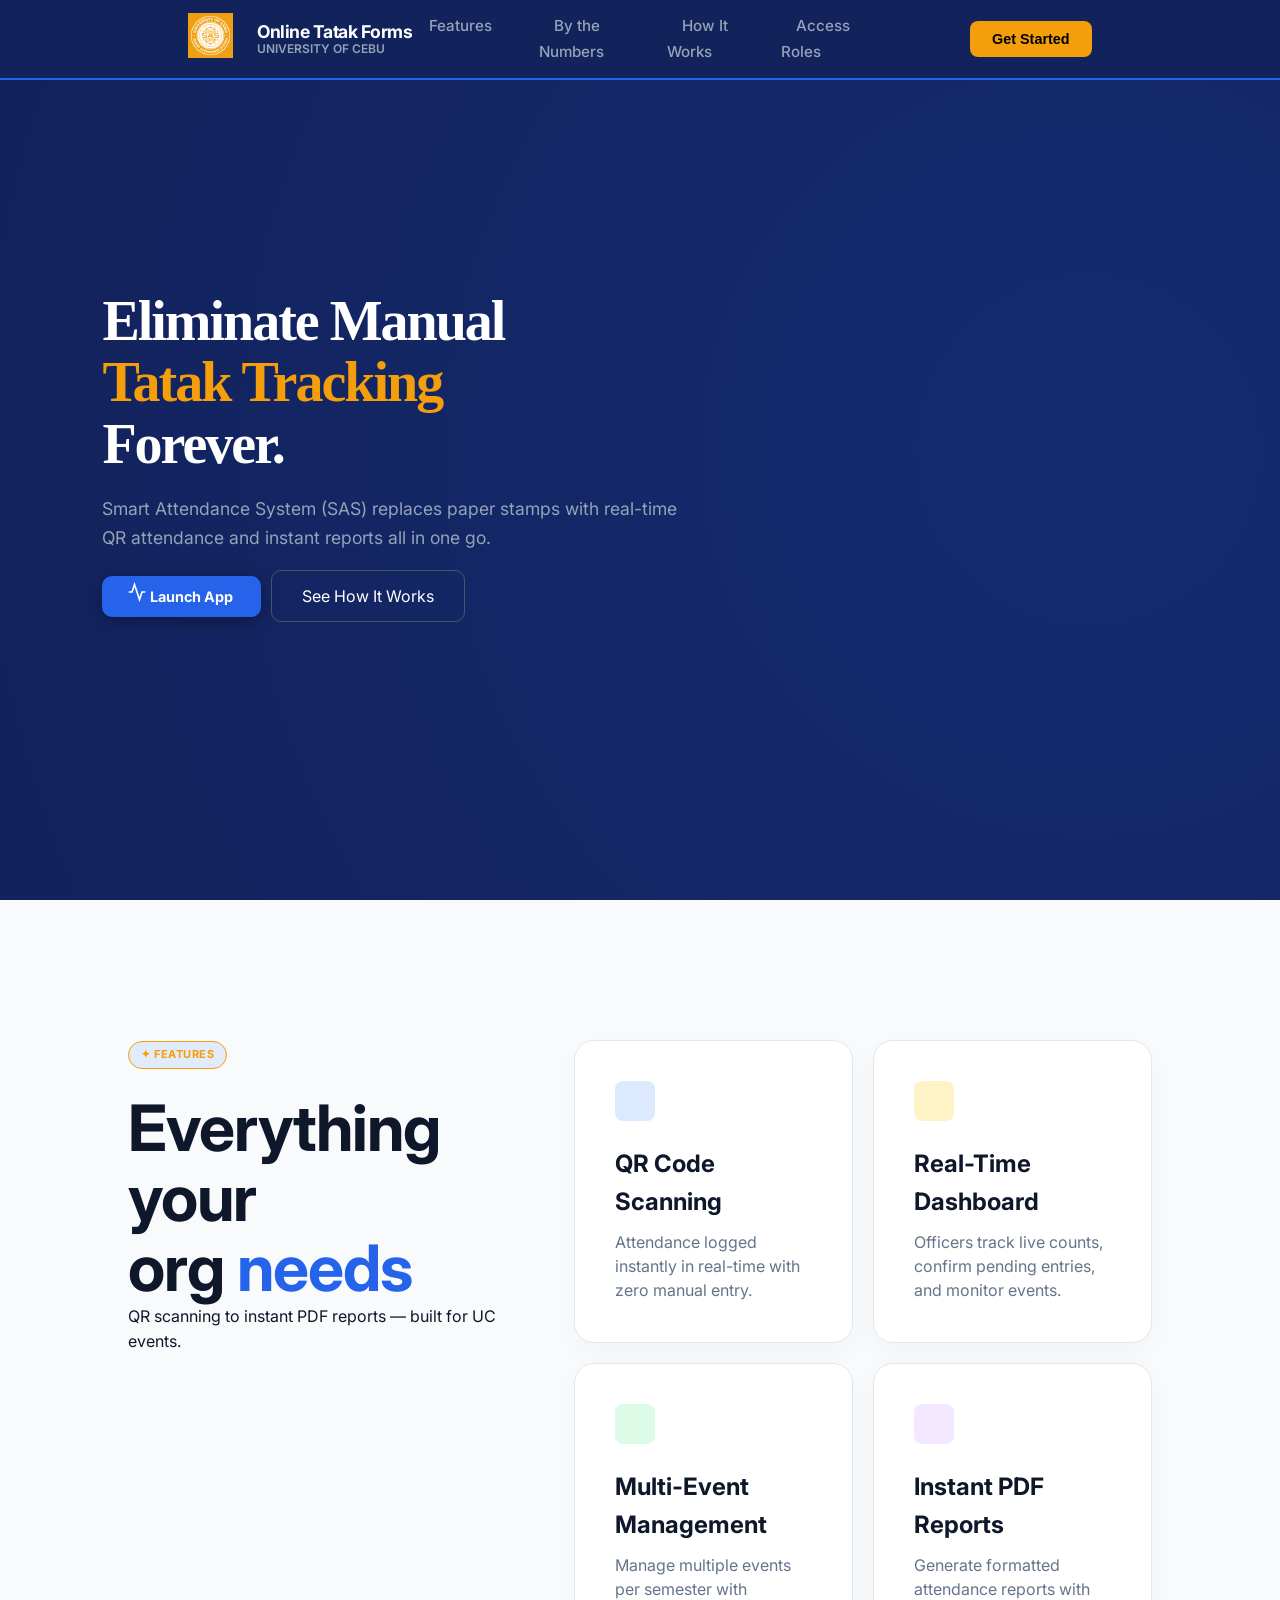
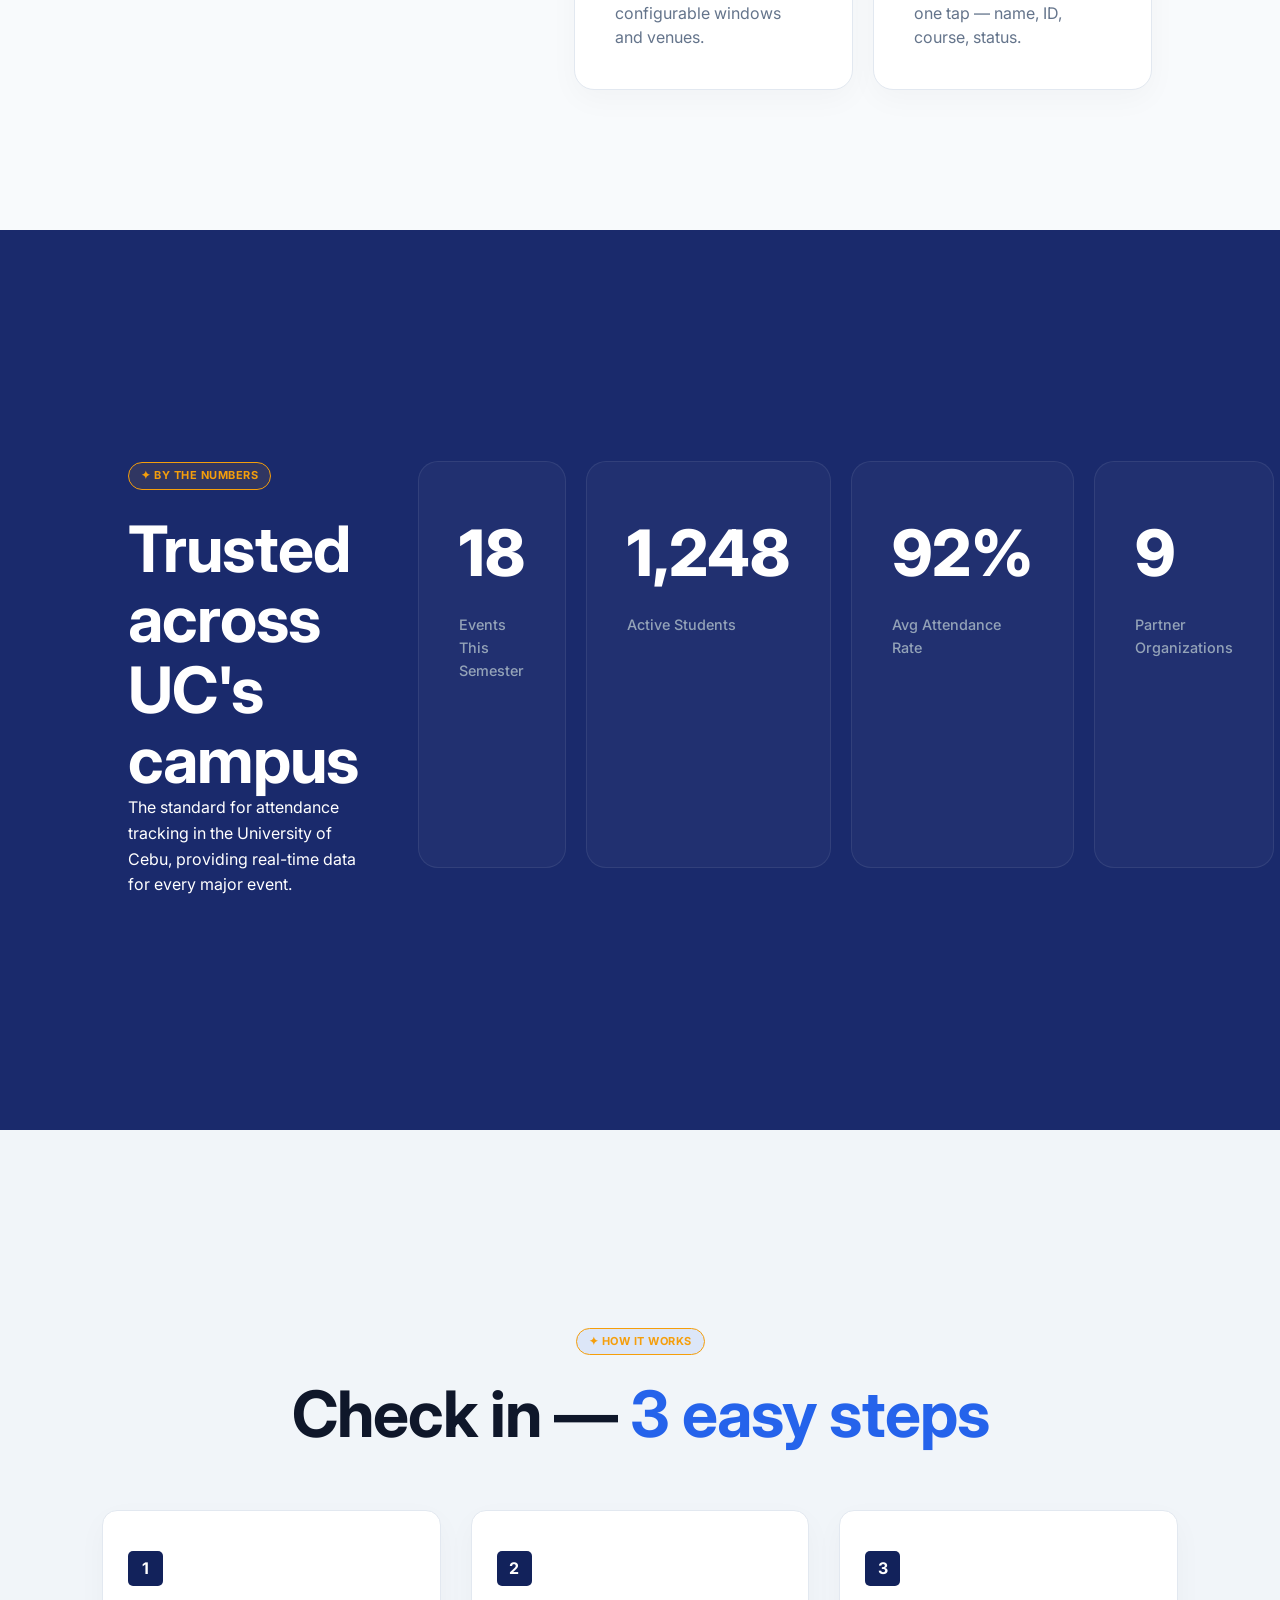
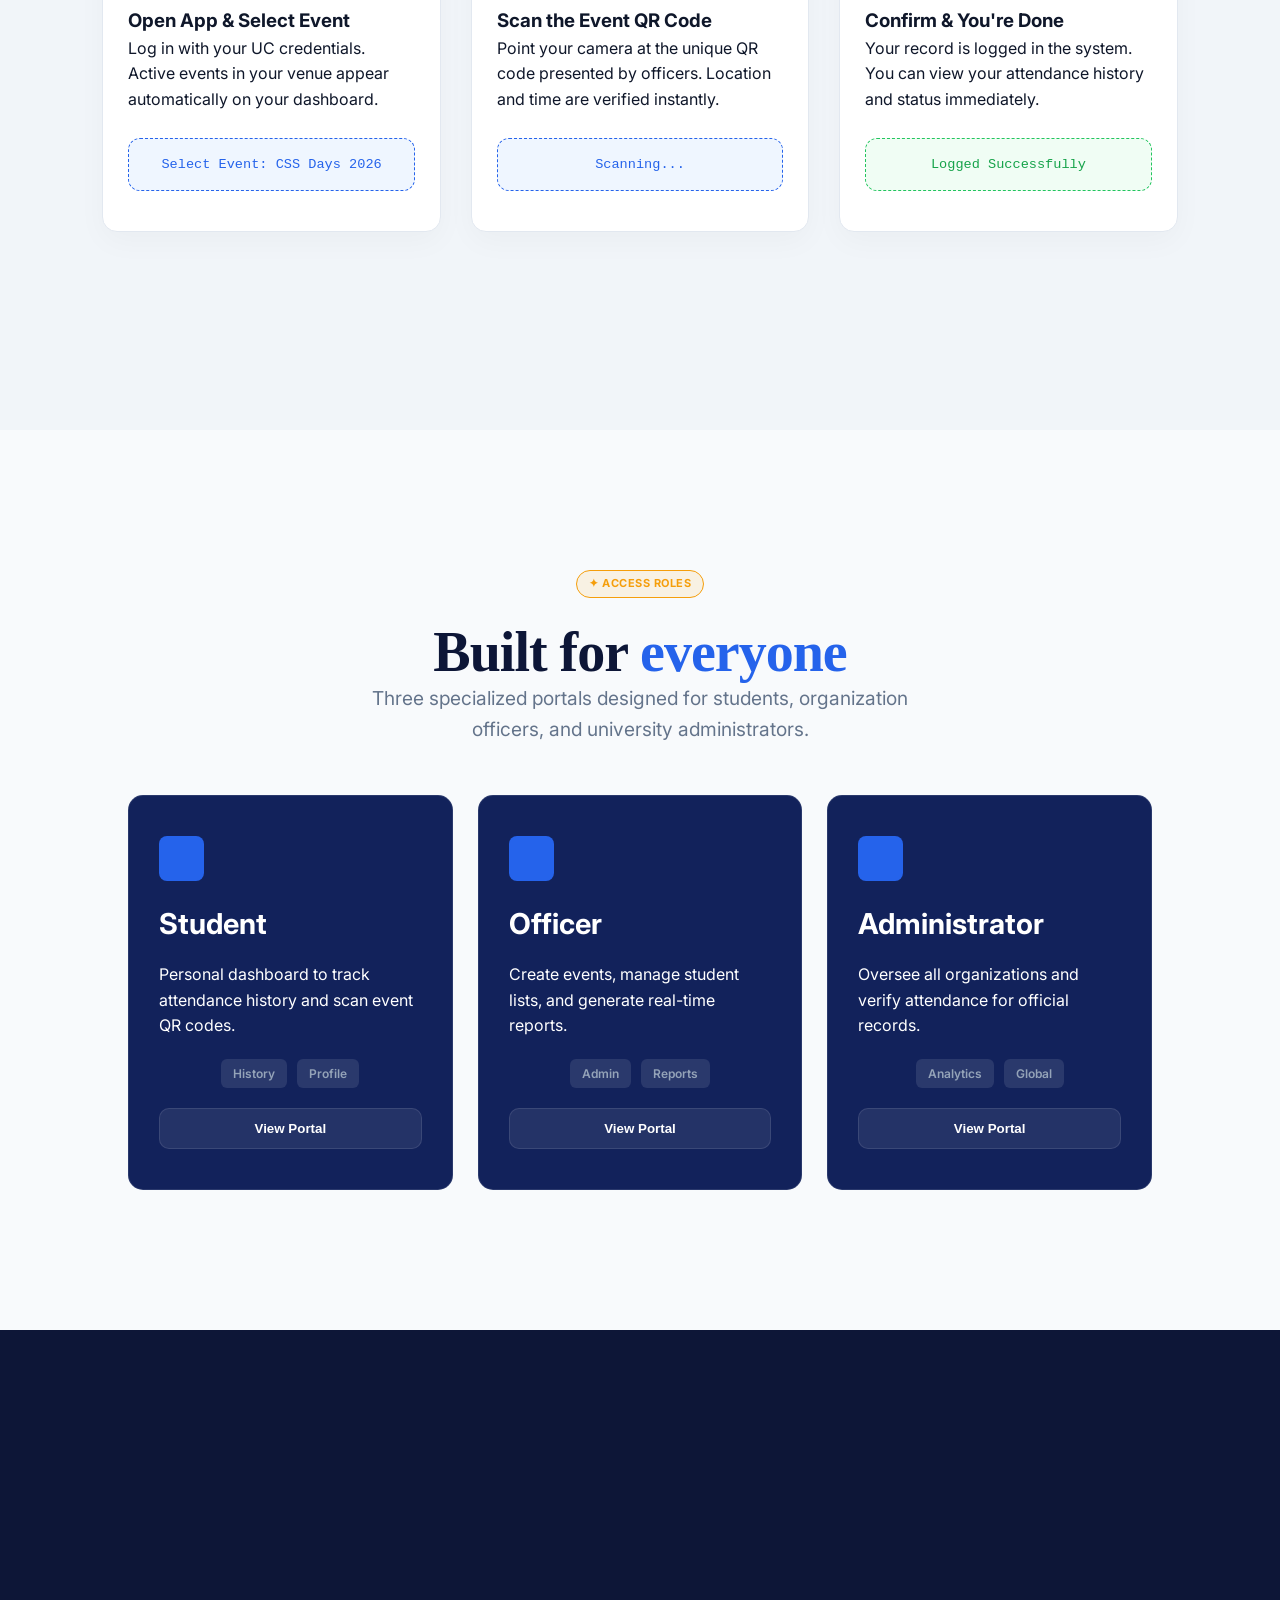
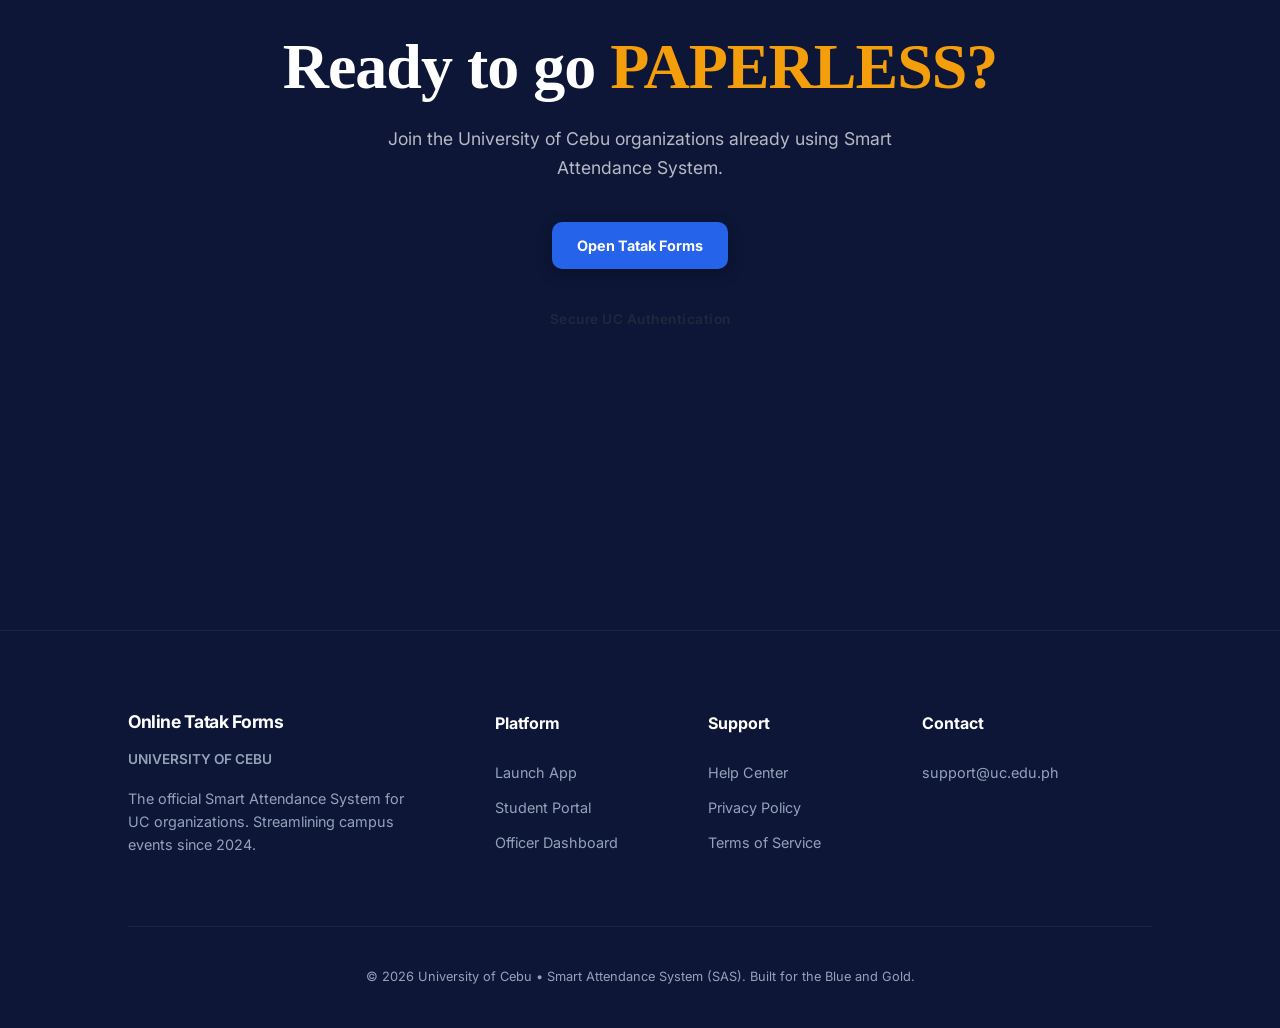
<file: index.html>
<!DOCTYPE html>
<html lang="en">
<head>
    <meta charset="UTF-8">
    <meta name="viewport" content="width=device-width, initial-scale=1.0">
    <title>Online Tatak Forms | University of Cebu</title>
    <link rel="stylesheet" href="style.css">
    <link href="https://fonts.googleapis.com/css2?family=Inter:wght@400;600;700;800&display=swap" rel="stylesheet">
</head>
<body>

    <nav class="navbar">    
        <div class="nav-container">
            <div class="logo">
                <div class="logo-icon">
                    <img src="655609284_1426759675272887_2726655014418430573_n.png">
                </div>
                <div class="logo-text">
                    <strong>Online Tatak Forms</strong>
                    <span>University of Cebu</span>
                </div>
            </div>

            <ul class="nav-links">
                <li><a href="#features">Features</a></li>
                <li><a href="#numbers">By the Numbers</a></li>
                <li><a href="#how-it-works">How It Works</a></li>
                <li><a href="#roles">Access Roles</a></li>
            </ul>

            <div class="nav-actions">
                <button class="btn-get-started" onclick="location.href='login.html'">Get Started</button>
            </div>
        </div>
    </nav>

    <section class="hero reveal">
        <div class="hero-content">
            <h1>Eliminate Manual <br><span class="highlight">Tatak Tracking</span> <br>Forever.</h1>
            <p class="description">Smart Attendance System (SAS) replaces paper stamps with real-time QR attendance and instant reports all in one go.</p>
            <div class="hero-btns">
                <a href="login.html" class="btn-primary">
                    <svg width="20" height="20" viewBox="0 0 24 24" fill="none" stroke="currentColor" stroke-width="2"><path d="M22 12h-4l-3 9L9 3l-3 9H2"/></svg>
                    Launch App
                </a>
                <a href="#how-it-works" class="btn-outline">See How It Works</a>
            </div>
        </div>
    </section>

    <section id="features" class="features-section reveal">
        <div class="section-layout">
            <div class="feature-intro">
                <span class="pill-badge">✦ FEATURES</span>
                <h2>Everything your <br>org <span class="text-blue">needs</span></h2>
                <p>QR scanning to instant PDF reports — built for UC events.</p>
            </div>
            <div class="feature-grid">
                <div class="feature-card">
                    <div class="icon-box blue-bg"><i class="fas fa-qrcode"></i></div>
                    <h3>QR Code Scanning</h3>
                    <p>Attendance logged instantly in real-time with zero manual entry.</p>
                </div>
                <div class="feature-card">
                    <div class="icon-box gold-bg"><i class="fas fa-chart-line"></i></div>
                    <h3>Real-Time Dashboard</h3>
                    <p>Officers track live counts, confirm pending entries, and monitor events.</p>
                </div>
                <div class="feature-card">
                    <div class="icon-box green-bg"><i class="fas fa-calendar-alt"></i></div>
                    <h3>Multi-Event Management</h3>
                    <p>Manage multiple events per semester with configurable windows and venues.</p>
                </div>
                <div class="feature-card">
                    <div class="icon-box purple-bg"><i class="fas fa-file-pdf"></i></div>
                    <h3>Instant PDF Reports</h3>
                    <p>Generate formatted attendance reports with one tap — name, ID, course, status.</p>
                </div>
            </div>
        </div>
    </section>

    <section id="numbers" class="stats-section reveal">
        <div class="section-layout">
            <div class="stats-intro">
                <span class="pill-badge gold">✦ BY THE NUMBERS</span>
                <h2>Trusted across <br>UC's campus</h2>
                <p>The standard for attendance tracking in the University of Cebu, providing real-time data for every major event.</p>
            </div>
            <div class="stats-grid">
                <div class="stat-item">
                    <span class="stat-num">18</span>
                    <p class="stat-label">Events This Semester</p>
                </div>
                <div class="stat-item">
                    <span class="stat-num">1,248</span>
                    <p class="stat-label">Active Students</p>
                </div>
                <div class="stat-item">
                    <span class="stat-num">92%</span>
                    <p class="stat-label">Avg Attendance Rate</p>
                </div>
                <div class="stat-item">
                    <span class="stat-num">9</span>
                    <p class="stat-label">Partner Organizations</p>
                </div>
            </div>
        </div>
    </section>

    <section id="how-it-works" class="how-it-works reveal">
        <div class="content-wrapper">
            <span class="pill-badge">✦ HOW IT WORKS</span>
            <h2 class="centered-h2">Check in — <span class="text-blue">3 easy steps</span></h2>
            
            <div class="steps-grid">
                <div class="step-card reveal">
                    <div class="step-header">
                        <span class="step-num">1</span>
                    </div>
                    <h3>Open App & Select Event</h3>
                    <p>Log in with your UC credentials. Active events in your venue appear automatically on your dashboard.</p>
                    <div class="step-mockup">Select Event: CSS Days 2026</div>
                </div>

                <div class="step-card reveal">
                    <div class="step-header">
                        <span class="step-num">2</span>
                    </div>
                    <h3>Scan the Event QR Code</h3>
                    <p>Point your camera at the unique QR code presented by officers. Location and time are verified instantly.</p>
                    <div class="step-mockup qr-mockup"><i class="fas fa-qrcode"></i> Scanning...</div>
                </div>

                <div class="step-card reveal">
                    <div class="step-header">
                        <span class="step-num">3</span>
                    </div>
                    <h3>Confirm & You're Done</h3>
                    <p>Your record is logged in the system. You can view your attendance history and status immediately.</p>
                    <div class="step-mockup success-mockup"><i class="fas fa-check-circle"></i> Logged Successfully</div>
                </div>
            </div>
        </div>
    </section>

    <section id="roles" class="roles-section">
        <div class="content-wrapper reveal">
            <span class="pill-badge gold">✦ ACCESS ROLES</span>
            <h2 class="title-built">Built for <span>everyone</span></h2>
            <p class="description" style="margin: 0 auto 50px;">Three specialized portals designed for students, organization officers, and university administrators.</p>
            
            <div class="roles-grid">
                <div class="role-card reveal">
                    <div class="role-icon"><i class="fas fa-user-graduate"></i></div>
                    <h3>Student</h3>
                    <p>Personal dashboard to track attendance history and scan event QR codes.</p>
                    <div class="role-pills">
                        <span>History</span>
                        <span>Profile</span>
                    </div>
                    <button class="btn-role">View Portal</button>
                </div>

                <div class="role-card reveal">
                    <div class="role-icon"><i class="fas fa-user-shield"></i></div>
                    <h3>Officer</h3>
                    <p>Create events, manage student lists, and generate real-time reports.</p>
                    <div class="role-pills">
                        <span>Admin</span>
                        <span>Reports</span>
                    </div>
                    <button class="btn-role">View Portal</button>
                </div>

                <div class="role-card reveal">
                    <div class="role-icon"><i class="fas fa-university"></i></div>
                    <h3>Administrator</h3>
                    <p>Oversee all organizations and verify attendance for official records.</p>
                    <div class="role-pills">
                        <span>Analytics</span>
                        <span>Global</span>
                    </div>
                    <button class="btn-role">View Portal</button>
                </div>
            </div>
        </div>
    </section>

    <section class="final-cta">
        <div class="cta-content reveal">
            <h2><span class="text-white">Ready to go </span><span class="text-gold">paperless?</span></h2>
            <p>Join the University of Cebu organizations already using Smart Attendance System.</p>
            <div class="cta-actions">
                <a href="login.html" class="btn-primary">Open Tatak Forms</a>
                <span class="secure-tag"><i class="fas fa-shield-alt"></i> Secure UC Authentication</span>
            </div>
        </div>
    </section>

    <footer class="site-footer">
    <div class="footer-container">
        <div class="footer-brand">
            <div class="logo">
                <div class="logo-text">
                    <strong style="color: white;">Online Tatak Forms</strong><br>
                    <span style="font-size: 0.85rem;">University of Cebu</span>
                </div>
            </div>
            <p class="footer-desc">The official Smart Attendance System for UC organizations. Streamlining campus events since 2024.</p>
        </div>

        <div class="footer-links">
            <h4>Platform</h4>
            <a href="#">Launch App</a>
            <a href="#">Student Portal</a>
            <a href="#">Officer Dashboard</a>
        </div>

        <div class="footer-links">
            <h4>Support</h4>
            <a href="#">Help Center</a>
            <a href="#">Privacy Policy</a>
            <a href="#">Terms of Service</a>
        </div>

        <div class="footer-links">
            <h4>Contact</h4>
            <a href="mailto:support@uc.edu.ph">support@uc.edu.ph</a>
            <div class="social-icons">
                <i class="fab fa-facebook"></i>
                <i class="fab fa-github"></i>
            </div>
        </div>
    </div>
    
    <div class="footer-bottom">
        <p>&copy; 2026 University of Cebu • Smart Attendance System (SAS). Built for the Blue and Gold.</p>
    </div>
</footer>

    <script src="script.js"></script>
</body>
</file>
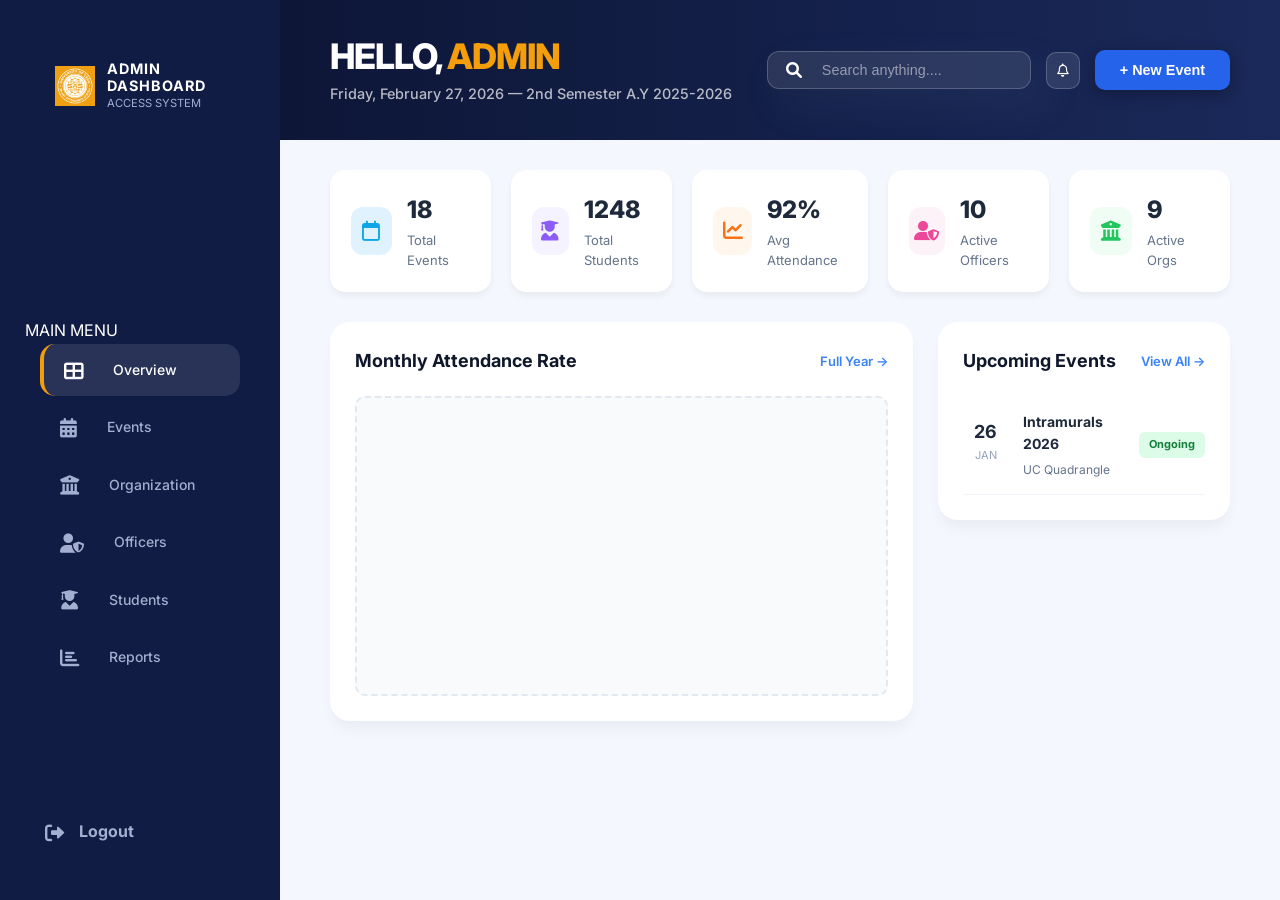
<file: admin-dashboard.html>
<!DOCTYPE html>
<html lang="en">
<head>
    <meta charset="UTF-8">
    <meta name="viewport" content="width=device-width, initial-scale=1.0">
    <title>Admin Dashboard | UC Online Tatak Forms</title>
    <link rel="stylesheet" href="style.css">
    <link href="https://fonts.googleapis.com/css2?family=Inter:wght@400;500;600;700;800&display=swap" rel="stylesheet">
    <link rel="stylesheet" href="https://cdnjs.cloudflare.com/ajax/libs/font-awesome/6.0.0/css/all.min.css">
</head>
<body class="dashboard-body">

    <div class="dashboard-wrapper">
        <aside class="sidebar">
            <div class="sidebar-header">
                <img src="655609284_1426759675272887_2726655014418430573_n.png"" alt="UC-SAS-Logo" class="side-logo">
                <div class="side-title">
                    <strong>ADMIN DASHBOARD</strong>
                    <span>ACCESS SYSTEM</span>
                </div>
            </div>

            <nav class="side-nav">
                <p class="nav-label">MAIN MENU</p>
                <a href="#" class="nav-item active" onclick="showSection('overview', this)">
                    <i class="fas fa-th-large"></i> Overview
                </a>
                <a href="#" class="nav-item" onclick="showSection('events', this)">
                    <i class="fas fa-calendar-alt"></i> Events
                </a>
                <a href="#" class="nav-item" onclick="showSection('organization', this)">
                    <i class="fas fa-university"></i> Organization
                </a>
                <a href="#" class="nav-item" onclick="showSection('officers', this)">
                    <i class="fas fa-user-shield"></i> Officers
                </a>
                <a href="#" class="nav-item" onclick="showSection('students', this)">
                    <i class="fas fa-user-graduate"></i> Students
                </a>
                <a href="#" class="nav-item" onclick="showSection('reports', this)">
                    <i class="fas fa-chart-bar"></i> Reports
                </a>
            </nav>

            <div class="sidebar-footer">
                <a href="login.html" class="logout-link">
                    <i class="fas fa-sign-out-alt"></i> Logout
                </a>
            </div>
        </aside>

        <main class="main-content">
            <header class="dashboard-header">
                <div class="header-welcome">
                    <h1 id="main-title">HELLO, <span class="text-gold">ADMIN</span></h1>
                    <p id="sub-title">Friday, February 27, 2026 — 2nd Semester A.Y 2025-2026</p>
                </div>
                <div class="header-controls">
                    <div class="search-box">
                        <i class="fas fa-search"></i>
                        <input type="text" id="search-input" placeholder="Search anything....">
                    </div>
                    <button class="icon-btn"><i class="far fa-bell"></i></button>
                    <button class="btn-primary" id="action-btn">+ New Event</button>
                </div>
            </header>

            <div id="dynamic-content">
                </div>
        </main>
    </div>
    <div id="logoutModal" class="modal-overlay" style="display: none;">
        <div class="modal-content">
            <div class="logout-icon-container">
                <i class="fas fa-sign-out-alt"></i>
            </div>
            <h2>Confirm Logout</h2>
            <p>You are about to sign out the<br><strong>UC Admin Access System</strong>.</p>
            <div class="modal-actions">
                <button id="stayLoggedIn" class="btn-secondary">Stay Logged In</button>
                <button id="confirmLogout" class="btn-danger">Yes, Logout</button>
            </div>
        </div>
    </div>
    <div id="addOfficerModal" class="modal-overlay" style="display: none;">
        <div class="modal-content add-form-modal">
            <div class="modal-header-dark">
                <h3>Add Officer</h3>
                <p>Fill in the details below.</p>
                <div class="avatar-upload-placeholder"></div>
            </div>
            <form id="officerForm" class="modal-body">
                <div class="form-row">
                    <div class="form-group">
                        <label>FIRST NAME</label>
                        <input type="text" id="offFirstName" placeholder="Enter first name" required>
                    </div>
                    <div class="form-group">
                        <label>LAST NAME</label>
                        <input type="text" id="offLastName" placeholder="Enter last name" required>
                    </div>
                </div>
                <div class="form-group">
                    <label>POSITION</label>
                    <input type="text" id="offPosition" placeholder="e.g. President" required>
                </div>
                <div class="form-group">
                    <label>ORGANIZATION</label>
                    <select id="offOrg" required>
                        <option value="PSITS">PSITS</option>
                        <option value="SSG">SSG</option>
                        <option value="CSPS">CSP-S</option>
                    </select>
                </div>
                <div class="form-row">
                    <div class="form-group">
                        <label>TERM START</label>
                        <input type="date" id="offStart" required>
                    </div>
                    <div class="form-group">
                        <label>TERM END</label>
                        <input type="date" id="offEnd" required>
                    </div>
                </div>
                <div class="form-group">
                    <label>STATUS</label>
                    <select id="offStatus">
                        <option value="Active">Active</option>
                        <option value="Inactive">Inactive</option>
                    </select>
                </div>
                <div class="modal-footer">
                    <button type="submit" class="btn-save">Save officer</button>
                    <button type="button" class="btn-cancel" onclick="closeModal('addOfficerModal')">Cancel</button>
                </div>
            </form>
        </div>
    </div>
    <script src="script.js"></script>
</body>
</file>
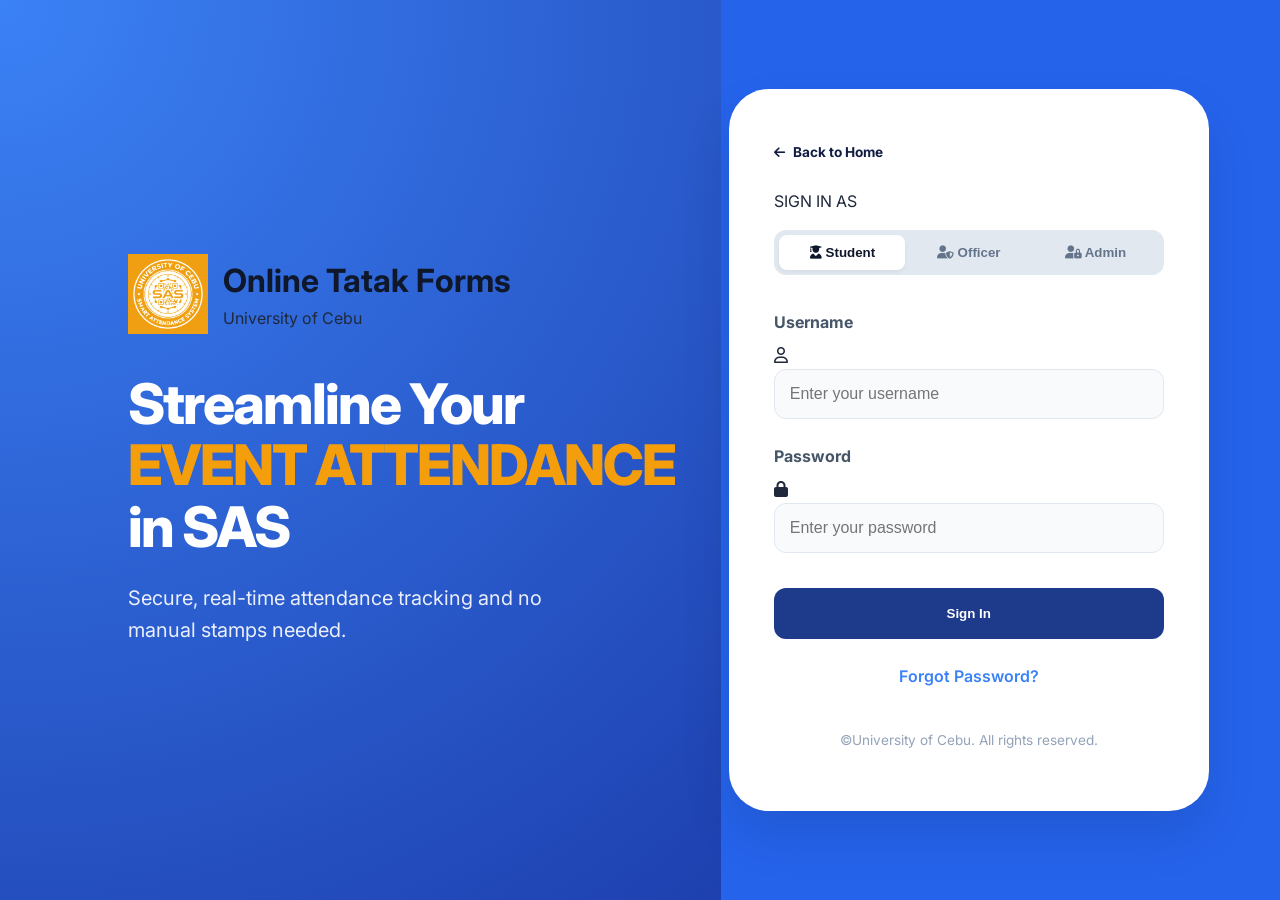
<file: login.html>
<!DOCTYPE html>
<html lang="en">
<head>
    <meta charset="UTF-8">
    <meta name="viewport" content="width=device-width, initial-scale=1.0">
    <title>Login | UC Online Tatak Forms</title>
    <link rel="stylesheet" href="style.css">
    <link href="https://fonts.googleapis.com/css2?family=Inter:wght@400;600;700;800&display=swap" rel="stylesheet">
    <link rel="stylesheet" href="https://cdnjs.cloudflare.com/ajax/libs/font-awesome/6.0.0/css/all.min.css">
</head>
<body class="login-split-page">

    <div class="login-wrapper">
        <div class="brand-hero">
            <div class="brand-content">
                <div class="brand-logo-row">
                    <img src="655609284_1426759675272887_2726655014418430573_n.png" alt="UC Logo" class="main-logo">
                    <div class="brand-text">
                        <strong class="app-name">Online Tatak Forms</strong>
                        <span class="univ-name">University of Cebu</span>
                    </div>
                </div>
                <h1 class="hero-title">Streamline Your <br><span class="text-gold">Event Attendance</span> <br>in SAS</h1>
                <p class="brand-subtext">Secure, real-time attendance tracking and no manual stamps needed.</p>
            </div>
        </div>

        <div class="form-container">
            <div class="white-login-card">
                <body class="login-split-page">
                <a href="index.html" class="back-to-landing">
                    <i class="fas fa-arrow-left"></i> Back to Home
                </a>
                <div class="role-selector">
                    <p class="label-small">SIGN IN AS</p>
                    <div class="role-tabs" id="roleSelector">
                        <button class="role-tab active" data-role="student">
                            <i class="fas fa-user-graduate"></i> Student
                        </button>
                        <button class="role-tab" data-role="officer">
                            <i class="fas fa-user-shield"></i> Officer
                        </button>
                        <button class="role-tab" data-role="admin">
                            <i class="fas fa-user-lock"></i> Admin
                        </button>
                    </div>
                </div>

                <form class="actual-form" id="loginForm">
                    <div class="input-field">
                        <label id="usernameLabel">Username</label>
                        <div class="input-wrapper">
                            <i class="far fa-user input-icon"></i>
                            <input type="text" id="usernameInput" placeholder="Enter your username" required>
                        </div>
                    </div>

                    <div class="input-field">
                        <label>Password</label>
                        <div class="input-wrapper">
                            <i class="fas fa-lock input-icon"></i>
                            <input type="password" id="passwordInput" placeholder="Enter your password" required>
                        </div>
                    </div>
                    
                    <button type="submit" class="btn-signin">Sign In</button>
                    
                    <div class="form-footer-links">
                        <a href="javascript:void(0)" class="forgot-link">Forgot Password?</a>
                    </div>
                </form>

                <div class="card-footer">
                    <p>©University of Cebu. All rights reserved.</p>
                </div>
            </div>
        </div>
    </div>

    <div id="forgotPasswordModal" class="modal-overlay">
        <div class="confirm-modal-content">
            <div class="logout-icon-container" style="background: #eff6ff; color: #3b82f6;">
                <i class="fas fa-key"></i>
            </div>
            <h2>Reset Password</h2>
            <p style="color: #64748b; font-size: 14px; margin-top: 8px;">
                Enter your school ID number and we'll send you a reset link.
            </p>
            
            <div style="margin-top: 20px; text-align: left;">
                <input type="email" id="resetEmail" placeholder="id-number@university.edu" 
                    style="width: 100%; padding: 12px; border: 1px solid #e2e8f0; border-radius: 12px; outline: none;">
            </div>

            <div class="confirm-modal-buttons">
                <button class="btn-cancel-modal" onclick="closeForgotModal()">Cancel</button>
                <button class="btn-confirm-logout" style="background: #94abeb;" onclick="sendResetLink()">Send Link</button>
            </div>
        </div>
    </div>
    <script src="script.js"></script>
</body>
</file>
<file: style.css>
h1 {
    font-size: clamp(3.5rem, 8vw, 5.5rem);
    font-weight: 800; 
    line-height: 1;
    letter-spacing: -2px;
    margin-bottom: 1.5rem;
}

h2 {
    font-size: clamp(2.5rem, 5vw, 4rem);
    font-weight: 700;
    line-height: 1.1;
    letter-spacing: -1px;
}

.description {
    font-size: 1.25rem;
    line-height: 1.6;
    color: rgba(255, 255, 255, 0.7);
    max-width: 550px;
    margin-bottom: 2.5rem;
}

.feature-card h3 {
    font-size: 1.5rem;
    font-weight: 700;
    margin: 1.5rem 0 0.5rem 0;
    color: #0f172a;
}

.feature-card p {
    font-size: 1rem;
    line-height: 1.5;
    color: #64748b;
}

.icon-box {
    width: 48px;
    height: 48px;
    border-radius: 12px;
    display: flex;
    align-items: center;
    justify-content: center;
    font-size: 1.2rem;
}

.blue-bg { background: #dbeafe; color: #2563eb; }
.gold-bg { background: #fef3c7; color: #d97706; }
.green-bg { background: #dcfce7; color: #16a34a; }
.purple-bg { background: #f3e8ff; color: #9333ea; }


.pill-badge {
    display: inline-block;
    padding: 6px 16px;
    background: #eff6ff;
    color: #1e40af;
    border-radius: 50px;
    font-size: 0.75rem;
    font-weight: 700;
    text-transform: uppercase;
    margin-bottom: 1.5rem;
}

.stats-section {
    background-color: var(--navy-deep);
}

.stats-grid {
    display: grid;
    grid-template-columns: 1fr 1fr;
    gap: 20px;
}

.stat-item {
    background: rgba(255, 255, 255, 0.03);
    border: 1px solid rgba(255, 255, 255, 0.08);
    padding: 40px;
    border-radius: 20px;
    transition: background 0.3s ease;
}

.stat-item:hover {
    background: rgba(255, 255, 255, 0.05);
}

.stat-num {
    display: block;
    font-size: 3.5rem;
    font-weight: 800;
    color: white;
    margin-bottom: 5px;
}

.stat-label {
    color: var(--text-dim);
    font-size: 1rem;
    font-weight: 500;
}

.how-it-works {
    background-color: var(--white-bg);
    color: var(--text-dark);
}

.centered-h2 {
    text-align: center;
    margin-bottom: 60px;
}

.steps-grid {
    display: grid;
    grid-template-columns: repeat(3, 1fr);
    gap: 30px;
    margin-top: 40px;
}

.step-card {
    background: white;
    padding: 40px 30px;
    border-radius: 24px;
    box-shadow: 0 10px 30px rgba(0,0,0,0.02);
}

.step-num {
    background-color: var(--navy-deep);
    color: white;
    width: 44px;
    height: 44px;
    display: flex;
    align-items: center;
    justify-content: center;
    border-radius: 10px;
    font-weight: 800;
    margin-bottom: 25px;
}

.step-mockup {
    margin-top: 25px;
    background: #eff6ff;
    border: 1px dashed var(--uc-blue-bright);
    color: var(--uc-blue-bright);
    padding: 15px;
    border-radius: 12px;
    font-size: 0.85rem;
    font-family: monospace;
    text-align: center;
}

.success-mockup {
    background: #f0fdf4;
    border-color: #22c55e;
    color: #16a34a;
}

.roles-section, .final-cta {
    display: flex;
    flex-direction: column;
    align-items: center; 
    justify-content: center; 
    text-align: center;
    width: 100%;
}

.content-wrapper, .cta-content {
    max-width: 1100px;
    width: 100%;
    margin: 0 auto;
}

.center-header {
    margin-bottom: 50px;
}

.center-header .description {
    margin: 20px auto 0; 
    max-width: 600px;
}

/* GRID CENTERING */
.roles-grid {
    display: grid;
    grid-template-columns: repeat(3, 1fr);
    gap: 30px;
    justify-content: center;
    width: 100%;
}

.final-cta {
    background-color: var(--navy-darker);
    padding: 150px 10%;
}

.cta-actions {
    display: flex;
    flex-direction: column;
    align-items: center;
    gap: 20px;
    margin-top: 40px;
}

.secure-tag {
    color: var(--success);
    font-size: 0.85rem;
    font-weight: 600;
    letter-spacing: 0.5px;
}

.role-card:nth-child(1) { transition-delay: 0.1s; }
.role-card:nth-child(2) { transition-delay: 0.2s; }
.role-card:nth-child(3) { transition-delay: 0.3s; }

.pill-badge.gold {
    background: rgba(245, 158, 11, 0.1);
    color: var(--uc-gold);
}

.roles-section {
    background-color: var(--navy-deep);
    text-align: center;
}

.roles-grid {
    display: grid;
    grid-template-columns: repeat(3, 1fr);
    gap: 30px;
    margin-top: 40px;
}

.role-card {
    background: rgba(255, 255, 255, 0.04);
    border: 1px solid rgba(255, 255, 255, 0.1);
    padding: 50px 30px;
    border-radius: 24px;
    transition: all 0.4s cubic-bezier(0.175, 0.885, 0.32, 1.275);
}


.role-icon {
    font-size: 2.5rem;
    color: var(--uc-blue-bright);
    margin-bottom: 20px;
}

.role-card h3 {
    font-size: 1.8rem;
    margin-bottom: 15px;
}

.role-pills {
    display: flex;
    justify-content: center;
    gap: 10px;
    margin: 20px 0;
}

.role-pills span {
    background: rgba(255, 255, 255, 0.1);
    padding: 5px 12px;
    border-radius: 6px;
    font-size: 0.75rem;
    font-weight: 600;
    color: var(--text-dim);
}

.btn-role {
    width: 100%;
    padding: 12px;
    background: rgba(255, 255, 255, 0.08);
    border: 1px solid rgba(255, 255, 255, 0.1);
    color: white;
    border-radius: 10px;
    font-weight: 600;
    cursor: pointer;
    transition: 0.3s;
}

.btn-role:hover {
    background: var(--uc-blue-bright);
    border-color: var(--uc-blue-bright);
}

.final-cta {
    background-color: var(--navy-darker);
    padding: 120px 10%;
    text-align: center;
}

.cta-box h2 {
    font-size: 3.5rem;
    margin-bottom: 15px;
}

.secure-tag {
    display: block;
    margin-top: 20px;
    color: var(--success);
    font-size: 0.85rem;
    font-weight: 600;
}

.text-gold { color: var(--uc-gold); }

.site-footer {
    background-color: var(--navy-darker);
    color: var(--text-dim);
    padding: 80px 10% 40px;
    border-top: 1px solid rgba(255, 255, 255, 0.05);
}

.footer-container {
    display: grid;
    grid-template-columns: 2fr 1fr 1fr 1.5fr;
    gap: 60px;
    margin-bottom: 60px;
}

.footer-brand .footer-desc {
    margin-top: 20px;
    font-size: 0.9rem;
    line-height: 1.6;
    max-width: 300px;
}

.footer-links h4 {
    color: white;
    font-size: 1rem;
    margin-bottom: 25px;
    font-weight: 700;
}

.footer-links a {
    display: block;
    color: var(--text-dim);
    text-decoration: none;
    margin-bottom: 12px;
    font-size: 0.9rem;
    transition: color 0.3s;
}

.footer-links a:hover {
    color: var(--uc-blue-bright);
}

.social-icons {
    margin-top: 20px;
    display: flex;
    gap: 15px;
    font-size: 1.2rem;
}

.footer-bottom {
    padding-top: 40px;
    border-top: 1px solid rgba(255, 255, 255, 0.05);
    text-align: center;
    font-size: 0.8rem;
}

@media (max-width: 992px) {
    .footer-container {
        grid-template-columns: 1fr 1fr;
        gap: 40px;
    }
}

@media (max-width: 576px) {
    .footer-container {
        grid-template-columns: 1fr;
    }
}

:root {
    --navy-deep: #121e4b;
    --navy-darker: #0d1637;
    --uc-blue-bright: #2563eb;
    --uc-gold: #f59e0b;
    --white-bg: #f8fafc;
    --text-dim: #94a3b8;
}

/* RESET & BASE */
* { box-sizing: border-box; margin: 0; padding: 0; }
html { scroll-behavior: smooth; }
body { 
    font-family: 'Inter', sans-serif; 
    background-color: var(--navy-deep); 
    color: white;
    overflow-x: hidden;
}

.navbar {
    position: fixed;
    top: 0;
    left: 0;
    width: 100%;
    height: 80px;
    display: flex;
    align-items: center;
    background: rgba(13, 22, 55, 0.85); /* Deep navy with transparency */
    backdrop-filter: blur(12px); /* Modern glass effect */
    border-bottom: 1px solid rgba(255, 255, 255, 0.08);
    z-index: 2000;
}

.nav-container {
    display: flex;
    justify-content: space-between;
    align-items: center;
    width: 100%;
    padding: 0 8%;
}

.logo {
    display: flex;
    align-items: center;
    gap: 12px;
    flex: 1; 
}

.logo-icon img {
    height: 40px;
    width: auto;
}

.logo-text {
    display: flex;
    flex-direction: column;
    line-height: 1.2;
}

.logo-text strong {
    color: white;
    font-size: 1.1rem;
    letter-spacing: -0.5px;
}

.logo-text span {
    color: var(--text-dim);
    font-size: 0.75rem;
    text-transform: uppercase;
    font-weight: 600;
}

.nav-links {
    display: flex;
    list-style: none;
    gap: 32px;
    flex: 2; 
    justify-content: center;
}

.nav-links a {
    text-decoration: none;
    color: var(--text-dim);
    font-size: 0.95rem;
    font-weight: 500;
    transition: color 0.3s ease;
}

.nav-links a:hover {
    color: white;
}

.nav-actions {
    display: flex;
    justify-content: flex-end;
    flex: 1; 
}

.btn-get-started {
    background-color: var(--uc-gold);
    color: #000;
    padding: 10px 22px;
    border-radius: 8px;
    font-weight: 700;
    font-size: 0.9rem;
    border: none;
    cursor: pointer;
    transition: transform 0.2s ease, filter 0.2s ease;
}

.btn-get-started:hover {
    transform: translateY(-2px);
    filter: brightness(1.1);
}

@media (max-width: 1024px) {
    .nav-links {
        display: none; 
    }
}

section {
    width: 100%; min-height: 100vh;
    padding: 140px 10%;
    display: flex; align-items: center;
    box-sizing: border-box;
}

.features-section, .how-it-works { background: var(--white-bg); color: #0f172a; }

.hero { background: radial-gradient(circle at 85% 50%, rgba(37, 99, 235, 0.15), transparent), var(--navy-deep); }
.hero h1 { font-size: clamp(3rem, 7vw, 5rem); line-height: 1.1; margin-bottom: 1.5rem; }
.highlight { color: var(--uc-gold); }
.description { color: var(--text-dim); font-size: 1.2rem; max-width: 600px; margin-bottom: 2rem; }

.section-layout { display: grid; grid-template-columns: 1fr 1.5fr; gap: 60px; width: 100%; }
.feature-grid, .steps-container { display: grid; grid-template-columns: repeat(auto-fit, minmax(250px, 1fr)); gap: 20px; }

.feature-card, .step-card {
    background: white; padding: 40px; border-radius: 20px;
    border: 1px solid #e2e8f0; box-shadow: 0 10px 30px rgba(0,0,0,0.03);
}

.step-num {
    background: var(--navy-deep); color: white;
    width: 40px; height: 40px; border-radius: 8px;
    display: flex; align-items: center; justify-content: center; font-weight: bold; margin-bottom: 20px;
}

.btn-primary { background: var(--uc-blue-bright); color: white; border: none; padding: 15px 30px; border-radius: 10px; font-weight: 600; cursor: pointer; text-decoration: none; }
.btn-gold { background: var(--uc-gold); color: black; border: none; padding: 10px 20px; border-radius: 8px; font-weight: 700; cursor: pointer; }
.btn-outline { background: transparent; color: white; border: 1px solid rgba(255,255,255,0.3); padding: 15px 30px; border-radius: 10px; text-decoration: none; margin-left: 10px; }

.reveal { opacity: 0; transform: translateY(40px); transition: 1s cubic-bezier(0.17, 0.67, 0.83, 0.67); }
.reveal.active { opacity: 1; transform: translateY(0); }

.stats-container { display: flex; justify-content: space-around; width: 100%; text-align: center; }
.stat-num { font-size: 4rem; font-weight: 800; display: block; }
.text-blue { color: var(--uc-blue-bright); }
.pill-badge { background: rgba(37, 99, 235, 0.1); color: var(--uc-blue-bright); padding: 5px 15px; border-radius: 20px; font-size: 0.8rem; font-weight: 700; }
.final-cta { flex-direction: column; text-align: center; background: var(--navy-darker); }
.footer { padding: 40px; text-align: center; color: var(--text-dim); border-top: 1px solid rgba(255,255,255,0.05); }

.login-split-page {
    margin: 0;
    height: 100vh;
    background-color: #2563eb;
    display: flex;
    overflow: hidden;
}

.login-wrapper {
    display: flex;
    width: 100%;
}

.brand-hero {
    flex: 1.2;
    display: flex;
    align-items: center;
    padding-left: 10%;
    background: radial-gradient(circle at top left, #3b82f6, #1e40af);
}

.brand-logo-row {
    display: flex;
    align-items: center;
    gap: 15px;
    margin-bottom: 40px;
}

.main-logo { height: 80px; }

.brand-text strong {
    display: block;
    font-size: 2rem;
    color: #0f172a;
}

.brand-hero h1 {
    font-size: 3.5rem;
    font-weight: 800;
    color: white;
    line-height: 1.1;
    margin-bottom: 24px;
}

.text-gold { color: #f59e0b; }

.brand-subtext {
    font-size: 1.25rem;
    color: rgba(255,255,255,0.9);
    max-width: 450px;
}

.form-container {
    flex: 1;
    display: flex;
    align-items: center;
    justify-content: center;
    padding-right: 5%;
}

.white-login-card {
    background: white;
    padding: 60px 45px;
    border-radius: 40px;
    width: 100%;
    max-width: 480px;
    box-shadow: 0 25px 50px rgba(0,0,0,0.1);
}

.role-tabs {
    display: grid;
    grid-template-columns: repeat(3, 1fr);
    background: #e2e8f0;
    padding: 5px;
    border-radius: 12px;
    margin: 15px 0 35px;
}

.role-tab {
    border: none;
    padding: 10px;
    background: transparent;
    font-weight: 600;
    color: #64748b;
    cursor: pointer;
    border-radius: 8px;
}

.role-tab.active {
    background: white;
    color: #0f172a;
    box-shadow: 0 2px 4px rgba(0,0,0,0.05);
}

.input-field { margin-bottom: 25px; }
.input-field label {
    display: block;
    font-weight: 700;
    color: #475569;
    margin-bottom: 8px;
}

.input-field input {
    width: 100%;
    padding: 15px;
    border: 1px solid #e2e8f0;
    background: #f8fafc;
    border-radius: 12px;
    font-size: 1rem;
}


.btn-signin {
    width: 100%;
    background-color: #1e3a8a; 
    color: white;
    padding: 18px;
    border-radius: 12px;
    font-weight: 700;
    border: none;
    margin-top: 10px;
    cursor: pointer;
}

.forgot-link {
    display: block;
    text-align: center;
    margin-top: 25px;
    color: #2563eb;
    text-decoration: none;
    font-weight: 600;
}

.card-footer {
    text-align: center;
    margin-top: 40px;
    color: #94a3b8;
    font-size: 0.85rem;
}

.content-grid {
    display: grid;
    grid-template-columns: 1.8fr 1fr;
    align-items: start;
}

.chart-container, .events-container {
    background: white;
    padding: 35px;
    border-radius: 32px;
    box-shadow: 0 4px 20px rgba(0,0,0,0.03);
}

.container-header {
    display: flex;
    justify-content: space-between;
    align-items: center;
    margin-bottom: 30px;
}

.container-header h3 {
    font-size: 1.25rem;
    font-weight: 700;
    margin: 0;
}

.view-link {
    color: var(--uc-blue);
    text-decoration: none;
    font-size: 0.85rem;
    font-weight: 600;
}

.bar-chart-visual {
    display: flex;
    align-items: flex-end; 
    justify-content: space-between;
    height: 300px; 
    padding: 20px 10px 40px;
    border-bottom: 2px solid #f1f5f9;
    position: relative;
}

.bar-chart-visual::before {
    content: '';
    position: absolute;
    top: 0; left: 0; width: 100%; height: 100%;
    background-image: linear-gradient(#f1f5f9 1px, transparent 1px);
    background-size: 100% 50px;
    z-index: 0;
}

.bar-group {
    display: flex;
    flex-direction: column;
    align-items: center;
    width: 12%;
    height: 100%;
    justify-content: flex-end;
    z-index: 1;
}

.bar {
    width: 100%;
    background: var(--uc-blue);
    border-radius: 12px; 
    transition: transform 0.3s ease;
    cursor: pointer;
}

.bar:hover {
    transform: scaleX(1.05);
    filter: brightness(1.1);
}

.bar-group span {
    margin-top: 15px;
    font-size: 0.8rem;
    font-weight: 600;
    color: #64748b;
}

.bar-group:nth-child(3) .bar, 
.bar-group:nth-child(4) .bar {
    background: #4CC97C;
}

.bar-group:nth-child(2) .bar {
    background: #2D5B8B; 
}

.event-list {
    display: flex;
    flex-direction: column;
}

.event-row {
    display: flex;
    align-items: center;
    gap: 20px;
    padding: 20px 0;
    border-bottom: 1px solid #f8fafc;
}

.event-row:last-child {
    border-bottom: none;
}

.date-box {
    text-align: center;
    min-width: 50px;
    background: #f8fafc;
    padding: 8px;
    border-radius: 12px;
}

.date-box strong {
    display: block;
    font-size: 1.2rem;
    color: #1e293b;
    line-height: 1;
}

.date-box span {
    font-size: 0.7rem;
    text-transform: uppercase;
    font-weight: 700;
    color: var(--uc-blue);
}

.event-info h4 {
    margin: 0;
    font-size: 1rem;
    font-weight: 700;
}

.event-info p {
    margin: 4px 0 0;
    color: #94a3b8;
    font-size: 0.85rem;
}

.status {
    margin-left: auto;
    font-size: 0.7rem;
    padding: 5px 12px;
    border-radius: 20px;
    font-weight: 800;
    text-transform: uppercase;
}

.status.ongoing { background: #dcfce7; color: #15803d; }
.status.soon { background: #fef3c7; color: #b45309; }
.status.upcoming { background: #e0f2fe; color: #0369a1; }

:root {
    --navy-sidebar: #0D1637;   
    --uc-blue: #2563eb;        
    --uc-gold: #f59e0b;      
    --bg-light: #F4F7FE;     
    --white: #ffffff;
}

.dashboard-body {
    margin: 0;
    background-color: var(--bg-light);
    font-family: 'Inter', sans-serif;
}

.dashboard-wrapper {
    display: flex;            
    min-height: 100vh;
}


.sidebar {
    width: 280px;
    background-color: var(--navy-sidebar);
    color: var(--white);
    display: flex;
    flex-direction: column;
    padding: 30px 0;
    position: sticky;
    top: 0;
    height: 100vh;
}

.sidebar-header {
    padding: 0 30px 40px;
    display: flex;
    align-items: center;
    gap: 12px;
}

.side-logo { height: 40px; }

.nav-item {
    display: flex;
    align-items: center;
    padding: 15px 30px;
    color: #94a3b8;
    text-decoration: none;
    gap: 15px;
    transition: 0.3s;
}

.nav-item.active {
    background: rgba(255, 255, 255, 0.1);
    color: var(--white);
    border-left: 4px solid var(--uc-gold); 
}

.main-content {
    flex: 1;                 
    padding: 40px 50px;
}

.dashboard-header {
    display: flex;
    justify-content: space-between;
    align-items: center;
    margin-bottom: 35px;
}

.text-gold { color: var(--uc-gold); font-weight: 800; }

.stats-grid {
    display: grid;
    grid-template-columns: repeat(5, 1fr); 
    gap: 20px;
    margin-bottom: 40px;
}

.stat-card {
    background: var(--white);
    padding: 20px;
    border-radius: 20px;
    display: flex;
    align-items: center;
    gap: 15px;
    box-shadow: 0 10px 30px rgba(0, 0, 0, 0.03); 
}

.stat-icon {
    width: 45px;
    height: 45px;
    border-radius: 12px;
    display: flex;
    align-items: center;
    justify-content: center;
}

.icon-blue { background: #eef2ff; color: #4f46e5; }
.icon-purple { background: #f5f3ff; color: #7c3aed; }
.icon-orange { background: #fff7ed; color: #ea580c; }
.icon-pink { background: #fdf2f8; color: #db2777; }
.icon-green { background: #f0fdf4; color: #16a34a; }

.stat-data .value { font-size: 1.6rem; font-weight: 800; display: block; }
.stat-data .label { color: #64748b; font-size: 0.8rem; margin: 0; }

.content-grid {
    display: grid;
    grid-template-columns: 1.8fr 1fr; 
    gap: 30px;
}

.chart-container, .events-container {
    background: var(--white);
    padding: 30px;
    border-radius: 28px;
    box-shadow: 0 10px 30px rgba(0, 0, 0, 0.03);
}

.bar-chart-visual {
    display: flex;
    align-items: flex-end;
    justify-content: space-between;
    height: 250px;            
    margin-top: 30px;
    border-bottom: 2px solid #f1f5f9;
}

.bar-group {
    display: flex;
    flex-direction: column;
    align-items: center;
    width: 12%;
    height: 100%;
    justify-content: flex-end;
}

.bar {
    width: 100%;
    background: var(--uc-blue);
    border-radius: 8px;      
    min-height: 20px;       
}

.bar-group:nth-child(3) .bar, 
.bar-group:nth-child(4) .bar { background: #4CC97C; } 
.bar-group span {
    margin-top: 10px;
    font-size: 0.75rem;
    color: #94a3b8;
    font-weight: 600;
}

:root {

    --navy-sidebar: #0D1637;    
    --uc-blue: #2563EB;         
    --uc-gold: #F59E0B;        
    --bg-light: #F4F7FE;      
    
    /* Status Colors */
    --status-green: #10B981;   
    --status-yellow: #FBBF24;   
    --status-blue: #3B82F6;     

    --white: #FFFFFF;
    --text-main: #1E293B;
    --text-dim: #94A3B8;
}

.dashboard-body {
    background-color: var(--bg-light);
    color: var(--text-main);
    margin: 0;
    font-family: 'Inter', sans-serif;
}

.sidebar {
    background-color: var(--navy-sidebar);
    width: 280px;
    height: 100vh;
    color: var(--white);
}

.nav-item {
    color: var(--text-dim);
    transition: 0.3s;
}

.nav-item.active {
    background: rgba(255, 255, 255, 0.1);
    color: var(--white);
    border-left: 4px solid var(--uc-gold); 
}

.text-gold {
    color: var(--uc-gold);
}

.btn-primary {
    background-color: var(--uc-blue);
    color: var(--white);
    border: none;
    padding: 12px 24px;
    border-radius: 12px;
    font-weight: 600;
    cursor: pointer;
    box-shadow: 0 4px 14px rgba(37, 99, 235, 0.3); 
}

.data-table thead th {
    background-color: #F8FAFC;
    color: var(--text-dim);
    text-transform: uppercase;
    font-size: 0.75rem;
    letter-spacing: 1px;
}

.data-table tr {
    border-bottom: 1px solid #F1F5F9;
    background-color: var(--white);
}


.progress-bg {
    background: #E2E8F0;
    border-radius: 10px;
    height: 8px;
    width: 100%;
}

.progress-fill {
    background: var(--uc-blue); 
    height: 100%;
    border-radius: 10px;
}


.org-card {
    background: var(--white);
    border-radius: 20px;
    padding: 25px;
    box-shadow: 0 4px 20px rgba(0, 0, 0, 0.05);
    border-top: 5px solid var(--uc-blue); 
}

:root {
    --navy: #0D1637;
    --uc-blue: #2563EB;
    --uc-gold: #F59E0B;
    --bg-light: #F4F7FE;
    --white: #ffffff;
}

body {
    background-color: var(--bg-light);
    font-family: 'Inter', sans-serif;
    margin: 0;
}

.dashboard-wrapper {
    display: flex;
    min-height: 100vh;
}

.sidebar {
    width: 280px;
    background-color: var(--navy);
    color: white;
    padding: 30px 0;
    position: fixed;
    height: 100vh;
}

.nav-item {
    display: flex;
    align-items: center;
    padding: 15px 30px;
    color: #94a3b8;
    text-decoration: none;
    font-weight: 500;
    transition: 0.3s;
}

.nav-item.active {
    background: rgba(255, 255, 255, 0.1);
    color: white;
    border-left: 4px solid var(--uc-gold); 
}


.main-content {
    flex: 1;
    margin-left: 280px;
    padding: 40px 50px;
}

.dashboard-header {
    display: flex;
    justify-content: space-between; 
    align-items: center;
    margin-bottom: 40px;
}

.header-welcome h1 {
    font-size: 2.2rem;
    font-weight: 800;
    color: #0D1637;
    margin: 0;
}

.text-gold {
    color: var(--uc-gold);
}

.header-controls {
    display: flex;
    align-items: center;
    gap: 15px;
}

.search-box {
    background: var(--white);
    padding: 10px 20px;
    border-radius: 12px; 
    display: flex;
    align-items: center;
    box-shadow: 0 2px 10px rgba(0,0,0,0.02);
}

.search-box input {
    border: none;
    outline: none;
    width: 200px;
    font-size: 0.9rem;
}

.btn-primary {
    background-color: var(--uc-blue);
    color: white;
    border: none;
    padding: 12px 24px;
    border-radius: 12px;
    font-weight: 600;
    cursor: pointer;
    box-shadow: 0 4px 12px rgba(37, 99, 235, 0.2);
}


.stats-grid {
    display: grid;
    grid-template-columns: repeat(5, 1fr);
    gap: 20px;
}

.stat-card {
    background: var(--white);
    padding: 25px;
    border-radius: 24px; 
    display: flex;
    align-items: center;
    gap: 15px;
    box-shadow: 0 4px 20px rgba(0,0,0,0.03);
}

.stat-data .value {
    font-size: 1.8rem;
    font-weight: 800;
    display: block;
}

.stat-data .label {
    color: #64748b;
    font-size: 0.85rem;
}

:root {
    --navy-sidebar: #0D1637;    
    --uc-blue: #2563EB;         
    --uc-gold: #F59E0B;      
    
  
    --bg-main-content: #F4F7FE; /* The subtle blueish tint for the body */
    --white: #FFFFFF;           /* Pure white for the cards to create depth */
    
    --text-navy: #1B2559;       /* Deep navy for text headers */
    --text-grey: #A3AED0;       /* Muted blue-grey for sub-headers */
}

/* --- 2. GLOBAL BACKGROUND --- */
body {
    background-color: var(--bg-main-content); /* Applies the blueish tint */
    margin: 0;
    font-family: 'Inter', sans-serif;
}

/* --- 3. THE HEADER (EXACT ALIGNMENT) --- */
.dashboard-header {
    display: flex;
    justify-content: space-between; /* Pushes Welcome left and Search right */
    align-items: center;
    padding: 20px 0 40px 0;
}

/* Welcome Text Styling */
.header-welcome h1 {
    font-size: 2.2rem;
    font-weight: 800;
    color: var(--text-navy); /* Darker navy for better contrast */
    margin: 0;
}

.header-welcome p {
    color: var(--text-grey); /* Blueish-grey for the date/semester */
    font-size: 0.9rem;
    font-weight: 500;
    margin-top: 4px;
}

/* --- 4. THE BLUEISH SEARCH BAR --- */
.header-controls {
    display: flex;
    align-items: center;
    gap: 12px; /* Spacing between search, bell, and button */
}

.search-box {
    background: var(--white);
    border-radius: 14px; /* Highly rounded corners */
    padding: 10px 18px;
    display: flex;
    align-items: center;
    box-shadow: 14px 17px 40px 4px rgba(112, 144, 176, 0.08); /* Soft blueish shadow */
}

.search-box input {
    background: transparent;
    border: none;
    outline: none;
    padding-left: 10px;
    color: var(--text-navy);
    width: 220px;
}

/* The Bell and Button */
.notification-btn {
    background: var(--white);
    border: none;
    border-radius: 12px;
    padding: 10px;
    color: var(--text-grey);
    cursor: pointer;
}

.btn-primary {
    background-color: var(--uc-blue); /* The vibrant blue */
    color: var(--white);
    border: none;
    padding: 12px 24px;
    border-radius: 12px;
    font-weight: 700;
    box-shadow: 0px 4px 20px rgba(37, 99, 235, 0.25); /* Subtle blue glow */
}

/* --- THE TOP HEADER AREA --- */
.dashboard-header {
    /* Exact Gradient from Image f82a97: Deep Navy to Lighter Navy */
    background: linear-gradient(90deg, #0D1637 0%, #1A295A 100%); 
    padding: 25px 50px; /* Generous spacing */
    margin: -40px -50px 40px -50px; /* Pulls header to edges of main content */
    display: flex;
    justify-content: space-between;
    align-items: center;
    color: white; /* Ensures text is readable over dark blue */
}

/* Welcome Text Styling */
.header-welcome h1 {
    font-size: 2.2rem;
    font-weight: 800;
    margin: 0;
    letter-spacing: -0.5px;
}

.text-gold {
    color: #F59E0B; /* UC Gold */
}

.header-welcome p {
    color: rgba(255, 255, 255, 0.6); /* Semi-transparent white for the date */
    font-size: 0.85rem;
    margin-top: 5px;
}

/* --- THE SEARCH & CONTROLS --- */
.header-controls {
    display: flex;
    align-items: center;
    gap: 15px;
}

.search-box {
    /* Semi-transparent blue background to blend with header */
    background: rgba(255, 255, 255, 0.1); 
    border: 1px solid rgba(255, 255, 255, 0.2);
    padding: 8px 15px;
    border-radius: 10px;
    display: flex;
    align-items: center;
}

.search-box input {
    background: transparent;
    border: none;
    outline: none;
    color: white;
    font-size: 0.9rem;
    width: 200px;
}

.search-box input::placeholder {
    color: rgba(255, 255, 255, 0.5);
}

.notification-btn {
    background: rgba(255, 255, 255, 0.1);
    border: 1px solid rgba(255, 255, 255, 0.2);
    color: white;
    padding: 10px;
    border-radius: 10px;
    cursor: pointer;
}

.btn-primary {
    background-color: #2563EB;
    color: white;
    border: none;
    padding: 12px 25px;
    border-radius: 10px;
    font-weight: 600;
    box-shadow: 0 4px 15px rgba(0, 0, 0, 0.2);
}
.header-welcome h1 {
    color: #0D1637; 
    font-size: 2.5rem;
    font-weight: 800; 
    margin: 0;
    letter-spacing: -1.2px; 
    line-height: 1.2;
}

.text-gold {
    color: #F59E0B; 
    text-transform: uppercase;
}

.header-welcome p {
    color: #dddedf; 
    font-size: 0.95rem;
    font-weight: 500;
    margin-top: 8px;
}

.search-box input {
    border: none;
    outline: none;
    background: transparent;
    color: #1A202C; 
    font-size: 0.9rem;
    font-weight: 400;
    width: 220px;
}

.search-box input::placeholder {
    color: #A0AEC0; 
}

.btn-primary {
    background-color: #2563EB;
    color: #FFFFFF; 
    border: none;
    padding: 12px 24px;
    border-radius: 12px;
    font-weight: 700;
    font-size: 0.9rem;
    cursor: pointer;
}

.sidebar-header {
    padding: 0 30px 40px;
    display: flex;
    align-items: center;
    gap: 15px; 
}

.side-logo {
    height: 50px;    
    width: 50px;
    object-fit: contain;

}

.side-title strong {
    display: block;
    font-size: 0.85rem;
    color: #FFFFFF;
    letter-spacing: 0.5px;
    line-height: 1.2;
}

.side-title span {
    font-size: 0.65rem;
    color: #94A3B8; 
    text-transform: uppercase;
    display: block;
}

.dashboard-header {
    background-color: #0D1637; 
    padding: 35px 50px;
    margin: -40px -50px 30px -50px; 
    display: flex;
    justify-content: space-between;
    align-items: center;
}


.header-welcome h1 {
    font-size: 2.2rem;
    font-weight: 800;
    color: #FFFFFF !important; 
    margin: 0;
    letter-spacing: -1px;
}

.text-gold {
    color: #F59E0B !important; 
}

.header-welcome p {
    color: rgba(255, 255, 255, 0.7); 
    font-size: 0.9rem;
    margin-top: 5px;
}

.sidebar-header {
    padding: 20px 30px 40px;
    display: flex;
    align-items: center;
    gap: 15px;
}

.side-logo {
    height: 50px; 
    width: 50px;
    object-fit: contain;
    display: block; 
}

.side-title strong {
    display: block;
    font-size: 0.85rem;
    color: #FFFFFF;
    line-height: 1.2;
}

.side-title span {
    font-size: 0.65rem;
    color: #94A3B8;
    text-transform: uppercase;
}

.header-controls {
    display: flex;
    align-items: center;
    gap: 15px;
}

.search-box {
    background: rgba(255, 255, 255, 0.1); 
    border: 1px solid rgba(255, 255, 255, 0.2);
    padding: 10px 18px;
    border-radius: 12px;
    display: flex;
    align-items: center;
}

.search-box i {
    color: #FFFFFF;
    margin-right: 10px;
}

.search-box input {
    background: transparent;
    border: none;
    outline: none;
    color: #FFFFFF; 
    width: 200px;
}

.search-box input::placeholder {
    color: rgba(255, 255, 255, 0.5);
}

.icon-btn {
    background: rgba(255, 255, 255, 0.1);
    border: 1px solid rgba(255, 255, 255, 0.2);
    color: white;
    padding: 10px;
    border-radius: 10px;
    cursor: pointer;
}

.btn-primary {
    background-color: #2563EB;
    color: white;
    border: none;
    padding: 12px 25px;
    border-radius: 10px;
    font-weight: 700;
    box-shadow: 0 4px 15px rgba(0, 0, 0, 0.3);
}

.dashboard-body {
    background-color: #F4F7FE;
    font-family: 'Inter', sans-serif;
}

.events-main-grid {
    display: grid;
    grid-template-columns: 2.2fr 1fr;
    gap: 25px;
    margin: 25px 0;
    align-items: start;
}

.white-container {
    background: #FFFFFF;
    border-radius: 20px;
    padding: 25px;
    box-shadow: 0px 4px 25px rgba(0, 0, 0, 0.05);
}
.container-header {
    display: flex;
    justify-content: space-between;
    align-items: center;
    margin-bottom: 20px;
}

.container-header h3 {
    color: #1B2559;
    font-size: 1.2rem;
    font-weight: 700;
}

.view-link {
    color: #4318FF;
    text-decoration: none;
    font-size: 0.85rem;
    font-weight: 600;
}

.data-table {
    width: 100%;
    border-collapse: collapse;
}

.data-table th {
    text-align: left;
    font-size: 0.75rem;
    color: #A3AED0;
    letter-spacing: 0.05em;
    padding: 12px 10px;
    border-bottom: 1px solid #E9EDF7;
}

.data-table td {
    padding: 15px 10px;
    font-size: 0.85rem;
    color: #1B2559;
    border-bottom: 1px solid #F4F7FE;
}

/* Status Pill Badges */
.status {
    padding: 5px 12px;
    border-radius: 10px;
    font-size: 0.7rem;
    font-weight: 700;
}

.status.upcoming { background: #E0F2FE; color: #0369A1; }
.status.ongoing { background: #DCFCE7; color: #15803D; }
.status.done { background: #F1F5F9; color: #64748B; }

/* Layout for Organization Grid */
.org-main-grid {
    display: grid;
    grid-template-columns: 2fr 1fr;
    gap: 25px;
    margin-top: 25px;
}

/* Organization Cards Grid (Left side) */
.org-cards-container {
    display: grid;
    grid-template-columns: 1fr 1fr;
    gap: 15px;
    margin-top: 20px;
}

.org-item-card {
    display: flex;
    align-items: center;
    gap: 15px;
    padding: 15px;
    background: #fff;
    border: 1px solid #F4F7FE;
    border-radius: 15px;
}

.org-logo-box {
    width: 50px;
    height: 50px;
    border-radius: 10px;
    display: flex;
    align-items: center;
    justify-content: center;
    font-weight: 800;
    font-size: 0.75rem;
    color: #fff;
}

.org-text .full-name {
    font-size: 0.75rem;
    font-weight: 600;
    color: #A3AED0;
    margin: 0;
}

.card-stats {
    display: flex;
    gap: 20px;
    margin-top: 5px;
    font-size: 0.85rem;
    color: #1B2559;
}

/* Top Performer Sidebar (Right side) */
.top-performer-card {
    background: #111C44; /* Dark blue background from image */
    color: #fff;
    border-radius: 20px;
    padding: 40px 20px;
    text-align: center;
    display: flex;
    flex-direction: column;
    justify-content: center;
}

.top-label { color: #FFB547; font-weight: 700; letter-spacing: 1px; font-size: 0.75rem; }
.top-org-name { font-size: 3rem; margin: 10px 0; font-weight: 800; }
.top-org-full { font-size: 0.9rem; color: #A3AED0; margin-bottom: 30px; }

.top-stats {
    display: flex;
    justify-content: space-around;
    border-top: 1px solid rgba(255,255,255,0.1);
    padding-top: 20px;
}

.top-stats .stat strong { display: block; font-size: 2rem; }
.top-stats .stat span { font-size: 0.7rem; color: #A3AED0; }

/* Color variants for Org Logos */
.blue { background: #0075FF; }
.purple { background: #7551FF; }
.orange { background: #FFB547; }
.green { background: #01B574; }
.teal { background: #00B5AD; }
.red { background: #EE5D50; }
.navy { background: #111C44; }
.maroon { background: #800000; }

/* Officer Directory Specifics */
.user-cell {
    display: flex;
    align-items: center;
    gap: 12px;
}

.avatar-placeholder {
    width: 35px;
    height: 35px;
    background: #E0E5F2;
    border-radius: 50%;
}

/* Position and Organization Badges */
.badge-pos {
    background: #FFF9E6;
    color: #FFB547;
    padding: 4px 8px;
    border-radius: 6px;
    font-size: 0.75rem;
    font-weight: 700;
}

.badge-org {
    background: #F4F7FE;
    color: #4318FF;
    padding: 4px 8px;
    border-radius: 6px;
    font-size: 0.7rem;
    font-weight: 700;
}

/* Status and Actions */
.status-indicator {
    color: #01B574;
    font-weight: 600;
    font-size: 0.85rem;
}

.action-icons {
    display: flex;
    gap: 10px;
}

.action-icons button {
    border: 1px solid #E0E5F2;
    background: white;
    padding: 6px;
    border-radius: 8px;
    cursor: pointer;
    transition: 0.2s;
}

.icon-edit { color: #4318FF; }
.icon-delete { color: #EE5D50; }

.action-icons button:hover {
    background: #F4F7FE;
}

/* Layout Adjustment */
.full-width {
    width: 100%;
    box-sizing: border-box;
}

/* Course and Alt Org Badges */
.badge-course {
    background: #E0F2FE;
    color: #0369A1;
    padding: 4px 10px;
    border-radius: 6px;
    font-size: 0.75rem;
    font-weight: 700;
}

.badge-org-alt {
    background: #F4F7FE;
    color: #4318FF;
    padding: 4px 10px;
    border-radius: 6px;
    font-size: 0.75rem;
    font-weight: 700;
}

/* Attendance Progress Bars */
.attendance-container {
    display: flex;
    align-items: center;
    gap: 10px;
    min-width: 150px;
}

.progress-bg {
    flex-grow: 1;
    height: 8px;
    background: #E0E5F2;
    border-radius: 10px;
    overflow: hidden;
}

.progress-bar {
    height: 100%;
    border-radius: 10px;
}

.bar-green { background: #01B574; }
.bar-yellow { background: #FFB547; }
.bar-red { background: #EE5D50; }

.percent-text {
    font-size: 0.85rem;
    font-weight: 700;
    min-width: 35px;
}

.text-green { color: #01B574; }
.text-yellow { color: #FFB547; }
.text-red { color: #EE5D50; }

/* Icon light backgrounds for stats */
.icon-yellow-light { background: #FFF9E6; }
.icon-yellow-light i { color: #FFB547; }

:root {
    --navy-dark: #111C44;
    --navy-light: #1B2559;
    --bg-gray: #F4F7FE;
    --accent-blue: #4318FF;
    --text-gray: #A3AED0;
    --gold: #FFB547;
}

body {
    background-color: var(--bg-gray);
    margin: 0;
    font-family: 'Inter', sans-serif;
    color: var(--navy-light);
}

.dashboard-wrapper {
    display: flex;
    min-height: 100vh;
}

/* Sidebar Styling - Exactly like image_119bfc.png */
.sidebar {
    width: 280px;
    background: var(--navy-dark);
    color: white;
    padding: 30px 20px;
    display: flex;
    flex-direction: column;
}

.nav-item {
    display: flex;
    align-items: center;
    padding: 15px 20px;
    color: var(--text-gray);
    text-decoration: none;
    border-radius: 15px;
    margin-bottom: 5px;
    transition: 0.3s;
}

.nav-item i { margin-right: 15px; font-size: 1.2rem; }

.nav-item.active {
    background: rgba(255, 255, 255, 0.1);
    color: white;
}

.nav-item.active i { color: white; }

/* Container for the 2-column view */
.events-main-grid, .org-main-grid {
    display: grid;
    grid-template-columns: 2.2fr 1fr; /* Table/Grid is wider than sidebar */
    gap: 25px;
}

/* Common White Card Style */
.white-container {
    background: white;
    border-radius: 20px;
    padding: 25px;
    box-shadow: 0 10px 30px rgba(0,0,0,0.03);
}

/* Top Summary Cards (3-column row) */
.stats-grid {
    display: grid;
    grid-template-columns: repeat(3, 1fr);
    gap: 20px;
    margin-bottom: 25px;
}

.stat-card {
    background: white;
    padding: 20px;
    border-radius: 20px;
    display: flex;
    align-items: center;
    gap: 15px;
}

.sidebar {
    width: 280px;
    background: #111C44; /* Dark blue from your image */
    height: 100vh;
    position: fixed;
    left: 0;
    top: 0;
    display: flex;
    flex-direction: column;
    justify-content: space-between; /* This pushes top and footer apart */
    padding: 40px 25px;
    box-sizing: border-box;
}

/* Style for the Logout Link */
.logout-link {
    display: flex;
    align-items: center;
    text-decoration: none;
    color: #A3AED0; /* Grayish text from design */
    font-weight: 700;
    font-size: 1rem;
    padding: 15px 20px;
    transition: 0.3s;
}

.logout-link i {
    margin-right: 15px;
    font-size: 1.2rem;
}

.logout-link:hover {
    color: #EE5D50; /* Changes to red on hover like a standard logout */
}

/* Logo and Header spacing */
.sidebar-header {
    display: flex;
    align-items: center;
    gap: 12px;
    margin-bottom: 50px;
}

.side-logo {
    width: 40px;
}

.side-title strong {
    display: block;
    color: white;
    font-size: 0.9rem;
    letter-spacing: 1px;
}

.side-title span {
    color: #A3AED0;
    font-size: 0.7rem;
}

/* Specific Grid for Overview Cards (Top Row) */
.stats-grid-overview {
    display: grid;
    grid-template-columns: repeat(auto-fit, minmax(200px, 1fr)); /* Automatically fits cards */
    gap: 20px;
    margin-bottom: 25px;
}

/* Ensure the main container in overview is a simple 2-column split */
.content-grid {
    display: grid;
    grid-template-columns: 2fr 1fr; /* Matches the lower section of image 1 & 8 */
    gap: 25px;
}

/* Ensure white-container doesn't have forced heights */
.white-container {
    min-height: 200px;
    background: white;
    border-radius: 20px;
    padding: 25px;
}

.white-login-card {
    position: relative; /* This ensures the button stays contained in the card */
    padding-top: 50px;  /* Adds space so the button isn't cramped */
}

.back-to-landing {
    display: inline-flex;
    align-items: center;
    gap: 8px;
    text-decoration: none;
    color: #111C44; /* Dark navy to be visible against the white card */
    font-size: 0.85rem;
    font-weight: 700;
    margin-bottom: 25px;
    transition: all 0.2s ease-in-out;
}

.back-to-landing:hover {
    color: #4318FF; /* Changes to blue on hover */
    transform: translateX(-4px); /* Moves slightly left to show "back" motion */
}

.back-to-landing i {
    font-size: 0.8rem;
}

/* Semester Filter styling in Header */
.semester-filter {
    background: #FFFFFF;
    color: #1B2559;
    padding: 10px 20px;
    border-radius: 12px;
    border: 1px solid #E9EDF7;
    font-size: 0.85rem;
    font-weight: 600;
    cursor: pointer;
}

/* Layout for Reports View */
.chart-full-width {
    width: 100%;
    margin-top: 30px;
    min-height: 400px; /* Adjust height based on your chart */
}

/* Chart Toggles (Tabs) */
.chart-toggle {
    display: flex;
    gap: 10px;
}

.toggle-btn {
    padding: 8px 16px;
    border-radius: 10px;
    border: none;
    font-size: 0.85rem;
    font-weight: 700;
    cursor: pointer;
    background: transparent;
    color: #A3AED0;
}

.toggle-btn.active {
    background: #111C44;
    color: white;
}

/* Lighter Icon Backgrounds for Stats */
.icon-blue-light { background: #E0F2FE; color: #4318FF; }
.icon-purple-light { background: #F4F7FE; color: #7551FF; }

/* Chart Placeholder */
.bar-chart-placeholder {
    height: 300px;
    margin-top: 30px;
    background: #F4F7FE;
    border-radius: 15px;
    display: flex;
    align-items: center;
    justify-content: center;
    color: #A3AED0;
}
/* Modal Overlay */
.modal-overlay {
    position: fixed;
    top: 0;
    left: 0;
    width: 100%;
    height: 100%;
    background: rgba(0, 0, 0, 0.4);
    backdrop-filter: blur(8px); /* Creates the blurred background effect */
    display: flex;
    justify-content: center;
    align-items: center;
    z-index: 1000;
}

/* Modal Box */
.modal-content {
    background: white;
    padding: 40px;
    border-radius: 24px;
    text-align: center;
    width: 100%;
    max-width: 450px;
    box-shadow: 0 10px 25px rgba(0,0,0,0.1);
}

.logout-icon-container {
    width: 60px;
    height: 60px;
    background: #FFF5F5;
    color: #E53E3E;
    border: 1px solid #FED7D7;
    border-radius: 50%;
    display: flex;
    justify-content: center;
    align-items: center;
    margin: 0 auto 20px;
    font-size: 24px;
}

.modal-content h2 {
    font-size: 28px;
    margin-bottom: 10px;
    color: #111;
}

.modal-content p {
    color: #666;
    line-height: 1.5;
    margin-bottom: 30px;
}

/* Buttons */
.modal-actions {
    display: flex;
    gap: 15px;
}

.btn-secondary {
    flex: 1;
    padding: 12px;
    border-radius: 12px;
    border: 1px solid #E2E8F0;
    background: #F7FAFC;
    color: #4A5568;
    font-weight: 600;
    cursor: pointer;
}

.btn-danger {
    flex: 1;
    padding: 12px;
    border-radius: 12px;
    border: none;
    background: #E53E3E;
    color: white;
    font-weight: 600;
    cursor: pointer;
}

.btn-danger:hover { background: #C53030; }
.btn-secondary:hover { background: #EDF2F7; }

.add-form-modal {
    max-width: 500px;
    padding: 0; /* Remove padding to let header flush to edges */
    overflow: hidden;
}

.modal-header-dark {
    background: #1a2238; /* Match your sidebar color */
    color: white;
    padding: 30px;
    text-align: left;
}

.avatar-upload-placeholder {
    width: 60px;
    height: 60px;
    background: #e2e8f0;
    border-radius: 50%;
    margin-top: 15px;
}

.modal-body { padding: 30px; text-align: left; }

.form-row { display: flex; gap: 15px; }
.form-group { flex: 1; margin-bottom: 15px; }

.form-group label {
    display: block;
    font-size: 11px;
    font-weight: 700;
    color: #718096;
    margin-bottom: 5px;
}

.form-group input, .form-group select {
    width: 100%;
    padding: 12px;
    border: 1px solid #edf2f7;
    background: #f7fafc;
    border-radius: 8px;
}

.btn-save {
    background: #1a2238;
    color: white;
    border: none;
    padding: 12px 25px;
    border-radius: 8px;
    cursor: pointer;
    font-weight: 600;
}
:root {
    --uc-dark-blue: #12225b;
    --uc-bright-blue: #2563eb;
    --uc-yellow: #f59e0b;
    --bg-light: #f8fafc;
    --text-main: #ffffff;
    --text-dark: #1e293b;
}

* {
    margin: 0;
    padding: 0;
    box-sizing: border-box;
}

body {
    font-family: 'Inter', sans-serif;
    line-height: 1.6;
    color: var(--text-dark);
}

/* NAVBAR */
.navbar {
    background: var(--uc-dark-blue);
    display: flex;
    justify-content: space-between;
    align-items: center;
    padding: 20px 8%;
    border-bottom: 2px solid var(--uc-bright-blue);
}

.logo {
    display: flex;
    align-items: center;
    color: white;
}

.logo img { height: 45px; margin-right: 12px; }

nav a {
    color: #cbd5e1;
    text-decoration: none;
    margin: 0 15px;
    font-size: 14px;
}

/* HERO SECTION */
.hero {
    background-color: var(--uc-dark-blue);
    padding: 100px 8%;
    color: white;
    position: relative;
    overflow: hidden;
}

.hero-content {
    max-width: 600px;
    position: relative;
    z-index: 2;
}

.hero h1 {
    font-family: 'Arvo', serif;
    font-size: 3.5rem;
    line-height: 1.1;
    margin-bottom: 20px;
}

.highlight { color: var(--uc-yellow); }

.hero p {
    font-size: 1.1rem;
    color: #94a3b8;
    margin-bottom: 30px;
}

/* Background Seal Decoration */
.hero-bg-logo {
    position: absolute;
    right: -5%;
    top: 50%;
    transform: translateY(-50%);
    width: 500px;
    height: 500px;
    background: url('uc-seal-watermark.png') no-repeat center;
    background-size: contain;
    opacity: 0.1;
}

/* BUTTONS */
button {
    padding: 12px 25px;
    border-radius: 8px;
    font-weight: 600;
    cursor: pointer;
    border: none;
    transition: 0.3s;
}

.btn-yellow { background: var(--uc-yellow); color: #000; }
.btn-blue { background: var(--uc-bright-blue); color: #fff; margin-right: 15px; }
.btn-outline { 
    background: transparent; 
    border: 1px solid #475569; 
    color: white; 
}

/* FEATURES SECTION */
.features {
    padding: 100px 8%;
    background: var(--bg-light);
    display: grid;
    grid-template-columns: 1fr 1.5fr;
    gap: 50px;
}

.badge {
    background: #e2e8f0;
    padding: 5px 12px;
    border-radius: 20px;
    font-size: 12px;
    font-weight: bold;
    color: var(--uc-dark-blue);
}

.features h2 {
    font-family: 'Arvo', serif;
    font-size: 3rem;
    margin: 20px 0;
}

.accent { color: var(--uc-bright-blue); }

/* CARDS GRID */
.features-grid {
    display: grid;
    grid-template-columns: 1fr 1fr;
    gap: 20px;
}

.card {
    background: white;
    padding: 30px;
    border-radius: 12px;
    box-shadow: 0 4px 6px -1px rgba(0, 0, 0, 0.05);
}

.card h3 {
    margin: 15px 0 10px;
    font-size: 1.2rem;
}

.card p {
    color: #64748b;
    font-size: 0.95rem;
}

.icon-box {
    width: 40px;
    height: 40px;
    border-radius: 8px;
    display: flex;
    align-items: center;
    justify-content: center;
}

.blue-bg { background: #dbeafe; color: #2563eb; }
.yellow-bg { background: #fef3c7; }
.green-bg { background: #dcfce7; }
.grey-bg { background: #f1f5f9; }
/* STATS SECTION (Dark Blue Background) */
.stats {
    background: var(--uc-dark-blue);
    padding: 80px 8%;
    display: grid;
    grid-template-columns: 1fr 1.5fr;
    align-items: center;
    color: white;
}

.badge-outline {
    border: 1px solid var(--uc-yellow);
    color: var(--uc-yellow);
    padding: 4px 10px;
    border-radius: 20px;
    font-size: 11px;
}

.stats h2 { font-family: 'Arvo', serif; font-size: 2.5rem; margin: 20px 0; }

.stats-grid {
    display: grid;
    grid-template-columns: 1fr 1fr;
    gap: 20px;
}

.stat-card {
    background: rgba(255, 255, 255, 0.05);
    padding: 30px;
    border-radius: 15px;
    border: 1px solid rgba(255, 255, 255, 0.1);
}

.stat-value { font-size: 2rem; font-weight: bold; margin-bottom: 5px; }

/* HOW IT WORKS */
.how-it-works {
    padding: 100px 8%;
    text-align: center;
    background: #f1f5f9;
}

.section-header { margin-bottom: 50px; }

.steps-grid {
    display: grid;
    grid-template-columns: repeat(3, 1fr);
    gap: 30px;
}

.step-card {
    background: white;
    padding: 40px 25px;
    border-radius: 15px;
    text-align: left;
    position: relative;
}

.step-num {
    background: var(--uc-dark-blue);
    color: white;
    width: 35px; height: 35px;
    display: flex; align-items: center; justify-content: center;
    border-radius: 5px;
    margin-bottom: 20px;
    font-weight: bold;
}

.ui-mockup {
    margin-top: 25px;
    background: #eef2ff;
    padding: 10px;
    border-radius: 5px;
    font-size: 12px;
    color: #3730a3;
    border-left: 4px solid var(--uc-bright-blue);
}

.ui-mockup.green { background: #dcfce7; color: #166534; border-color: #22c55e; }

/* ACCESS ROLES */
.roles {
    padding: 100px 8%;
    text-align: center;
}

.roles-grid {
    display: grid;
    grid-template-columns: repeat(3, 1fr);
    gap: 25px;
    margin-top: 50px;
}

.role-card {
    background: var(--uc-dark-blue);
    color: white;
    padding: 40px 30px;
    border-radius: 15px;
    text-align: left;
}

.role-icon {
    width: 45px; height: 45px;
    background: var(--uc-bright-blue);
    border-radius: 8px;
    display: flex; align-items: center; justify-content: center;
    margin-bottom: 20px;
}

.role-tags {
    display: flex;
    flex-wrap: wrap;
    gap: 8px;
    margin: 20px 0;
}

.role-tags span {
    background: rgba(255, 255, 255, 0.1);
    padding: 5px 12px;
    border-radius: 5px;
    font-size: 11px;
}

.role-btn {
    background: rgba(255, 255, 255, 0.1);
    color: white;
    width: 100%;
    text-align: left;
    font-size: 13px;
    margin-top: 10px;
}

.role-btn:hover { background: var(--uc-bright-blue); }
.stats-section {
    background-color: #1a2a6c; /* Deep UC Blue */
    padding: 100px 10%;
    color: #ffffff;
}

.stats-container {
    display: grid;
    grid-template-columns: 1fr 1.2fr;
    gap: 60px;
    align-items: center;
}

/* Header Text Styles */
.pill-badge {
    display: inline-block;
    border: 1px solid #f59e0b;
    color: #f59e0b;
    padding: 4px 12px;
    border-radius: 20px;
    font-size: 11px;
    font-weight: 700;
    letter-spacing: 0.5px;
    margin-bottom: 24px;
}

.stats-header h2 {
    font-family: 'Arvo', serif;
    font-size: 3rem;
    line-height: 1.1;
    margin-bottom: 20px;
}

.stats-header p {
    color: #94a3b8;
    max-width: 320px;
    font-size: 1rem;
}

/* Stats Grid */
.stats-grid {
    display: grid;
    grid-template-columns: repeat(2, 1fr);
    gap: 20px;
}

.stat-card {
    background: rgba(255, 255, 255, 0.08); /* Semi-transparent white */
    border: 1px solid rgba(255, 255, 255, 0.1);
    border-radius: 20px;
    padding: 40px 30px;
    transition: transform 0.3s ease;
}

.stat-card:hover {
    transform: translateY(-5px);
    background: rgba(255, 255, 255, 0.12);
}

.stat-content {
    display: flex;
    align-items: center;
    gap: 20px;
}

.stat-icon {
    width: 48px;
    height: 48px;
}

/* Stat Typography */
.stat-info {
    display: flex;
    flex-direction: column;
}

.stat-number {
    font-size: 2.2rem;
    font-weight: 800;
    line-height: 1;
}

.stat-label {
    font-size: 0.9rem;
    color: #94a3b8;
    margin-top: 8px;
}

/* Icon Colors (matching the image) */
.blue { filter: invert(33%) sepia(91%) saturate(2251%) hue-rotate(212deg) brightness(101%) contrast(101%); }
.green { filter: hue-rotate(90deg) brightness(1.2); }
.purple { filter: hue-rotate(260deg) brightness(1.1); }


/* Specific targeting for the "Built for" section */
.roles-section {
    background-color: #f8fafc; /* This is the semi-white background */
    padding: 100px 10%;
}

h2.title-built {
    font-family: 'Arvo', serif !important;
    font-size: 3.5rem !important;
    font-weight: 700 !important;
    color: #0D1637 !important; /* Deep Navy from your image */
    line-height: 1.1;
    letter-spacing: -1px;
}

/* This targets the "everyone" part specifically */
h2.title-built span {
    color: #2563EB !important; /* Vibrant Blue */
}

/* Adjust the description under "Built for" */
.roles-section .description {
    color: #64748b !important; /* Grey color for the subtext */
    margin: 10px auto 50px auto;
}
/* Ensure "Ready to go" is pure white */
.text-white {
    color: #ffffff !important;
}

/* Ensure "paperless?" is the correct UC Gold */
.text-gold {
    color: #f59e0b !important;
}

/* Style the header font to match your screenshot (Arvo Slab) */
.final-cta h2 {
    font-family: 'Arvo', serif;
    font-size: clamp(2.5rem, 6vw, 4rem);
    font-weight: 800;
    line-height: 1.2;
    margin-bottom: 20px;
}

/* Ensure the subtext is visible against the dark navy background */
.final-cta p {
    color: rgba(255, 255, 255, 0.7);
    font-size: 1.1rem;
    max-width: 600px;
    margin: 0 auto 30px;
}
/* Ensure the modal is hidden by default */
/* 1. The Link Styling */
.forgot-link {
    cursor: pointer;
    transition: 0.2s;
    color: #3b82f6; /* A nice blue so users know it's clickable */
    text-decoration: none;
}

.forgot-link:hover {
    color: #1e3a8a;
    text-decoration: underline;
}

/* 2. The Dark Overlay (The background that covers the whole screen) */
#forgotPasswordModal {
    display: none; 
    position: fixed;
    z-index: 9999 !important; 
    left: 0;
    top: 0;
    width: 100%;
    height: 100%;
    background-color: rgba(0, 0, 0, 0.6); /* Slightly darker for better focus */
    backdrop-filter: blur(4px); /* Blurs the background login page */
    
    /* These two center the white box perfectly */
    justify-content: center;
    align-items: center;
}

/* 3. The White Box (This was what was missing in your screenshot!) */
.confirm-modal-content {
    background-color: #ffffff !important; /* Forces the box to be solid white */
    padding: 2rem;
    border-radius: 16px;
    width: 90%;
    max-width: 400px;
    text-align: center;
    box-shadow: 0 20px 25px -5px rgba(0, 0, 0, 0.2);
    border: 1px solid #e2e8f0;
}

/* 4. Fix the text colors inside the modal */
.confirm-modal-content h2 {
    color: #1e293b; /* Dark slate for the title */
    margin-bottom: 8px;
}

.confirm-modal-content p {
    color: #64748b; /* Gray for the subtext */
}

/* 1. Stats Grid (The 5 cards at the top) */
.stats-grid {
    display: grid;
    grid-template-columns: repeat(5, 1fr); /* 5 equal columns */
    gap: 20px;
    margin-bottom: 30px;
}

.stat-card {
    background: #fff;
    padding: 20px;
    border-radius: 15px;
    display: flex;
    align-items: center;
    gap: 15px;
    box-shadow: 0 4px 6px rgba(0, 0, 0, 0.05);
}

.stat-icon {
    width: 48px;
    height: 48px;
    border-radius: 12px;
    display: flex;
    align-items: center;
    justify-content: center;
    font-size: 20px;
}

/* Icon Background Colors from your Image */
.icon-blue { background: #e0f2fe; color: #0ea5e9; }
.icon-purple { background: #f5f3ff; color: #8b5cf6; }
.icon-orange { background: #fff7ed; color: #f97316; }
.icon-pink { background: #fdf2f8; color: #ec4899; }
.icon-green { background: #f0fdf4; color: #22c55e; }

.stat-data .value {
    display: block;
    font-size: 24px;
    font-weight: 800;
    color: #1e293b;
}

.stat-data .label {
    font-size: 13px;
    color: #64748b;
    margin: 0;
}

/* 2. Content Grid (Chart and Events side-by-side) */
.content-grid {
    display: grid;
    grid-template-columns: 2fr 1fr; /* Chart takes 2/3, Events take 1/3 */
    gap: 25px;
    align-items: start;
}

.chart-container, .events-container {
    background: #fff;
    padding: 25px;
    border-radius: 20px;
    box-shadow: 0 10px 15px -3px rgba(0, 0, 0, 0.05);
}

.card-header {
    display: flex;
    justify-content: space-between;
    align-items: center;
    margin-bottom: 20px;
}

.card-header h3 {
    font-size: 18px;
    color: #0f172a;
    font-weight: 700;
}

.view-all-link {
    font-size: 13px;
    color: #3b82f6;
    text-decoration: none;
    font-weight: 600;
}

/* 3. Event List Items */
.event-item {
    display: flex;
    align-items: center;
    padding: 15px 0;
    border-bottom: 1px solid #f1f5f9;
}

.event-date {
    text-align: center;
    margin-right: 15px;
    min-width: 45px;
}

.event-date strong {
    display: block;
    font-size: 18px;
    color: #1e293b;
    line-height: 1;
}

.event-date span {
    font-size: 11px;
    color: #94a3b8;
    text-transform: uppercase;
}

.event-info h4 {
    font-size: 14px;
    margin-bottom: 2px;
    color: #1e293b;
}

.event-info p {
    font-size: 12px;
    color: #64748b;
}

/* Status Tags */
.status-tag {
    margin-left: auto;
    padding: 4px 10px;
    border-radius: 6px;
    font-size: 11px;
    font-weight: 700;
}

.status-tag.ongoing { background: #dcfce7; color: #15803d; }

/* 4. Chart Placeholder Styling */
.chart-placeholder {
    width: 100%;
    height: 300px;
    background: #f8fafc; /* Light gray until you add real charts */
    border-radius: 10px;
    border: 2px dashed #e2e8f0;
}

/* Layout for the 3 summary cards in Events */
.events-view .stats-grid {
    display: grid;
    grid-template-columns: repeat(3, 1fr); /* 3 columns for Events view */
    gap: 20px;
    margin-bottom: 30px;
}

/* Two-column layout: Table (left) and Coming Up (right) */
.events-main-grid {
    display: grid;
    grid-template-columns: 2.5fr 1fr; /* Table takes more space */
    gap: 25px;
}

.white-container {
    background: #fff;
    padding: 25px;
    border-radius: 20px;
    box-shadow: 0 4px 12px rgba(0, 0, 0, 0.03);
}

/* Coming Up Section Styles */
.mini-event-card {
    display: flex;
    align-items: center;
    gap: 15px;
    margin-top: 20px;
}

.date-badge {
    text-align: center;
    min-width: 45px;
    color: #1e293b;
}

.date-badge strong {
    display: block;
    font-size: 18px;
}

.date-badge span {
    font-size: 11px;
    text-transform: uppercase;
    color: #64748b;
}

/* Status Tag Styling */
.status-tag {
    padding: 4px 10px;
    border-radius: 6px;
    font-size: 11px;
    font-weight: 700;
}
.status-tag.upcoming { background: #e0f2fe; color: #0369a1; }
.status-tag.ongoing { background: #dcfce7; color: #15803d; }
.status-tag.done { background: #f1f5f9; color: #64748b; }
</file>
